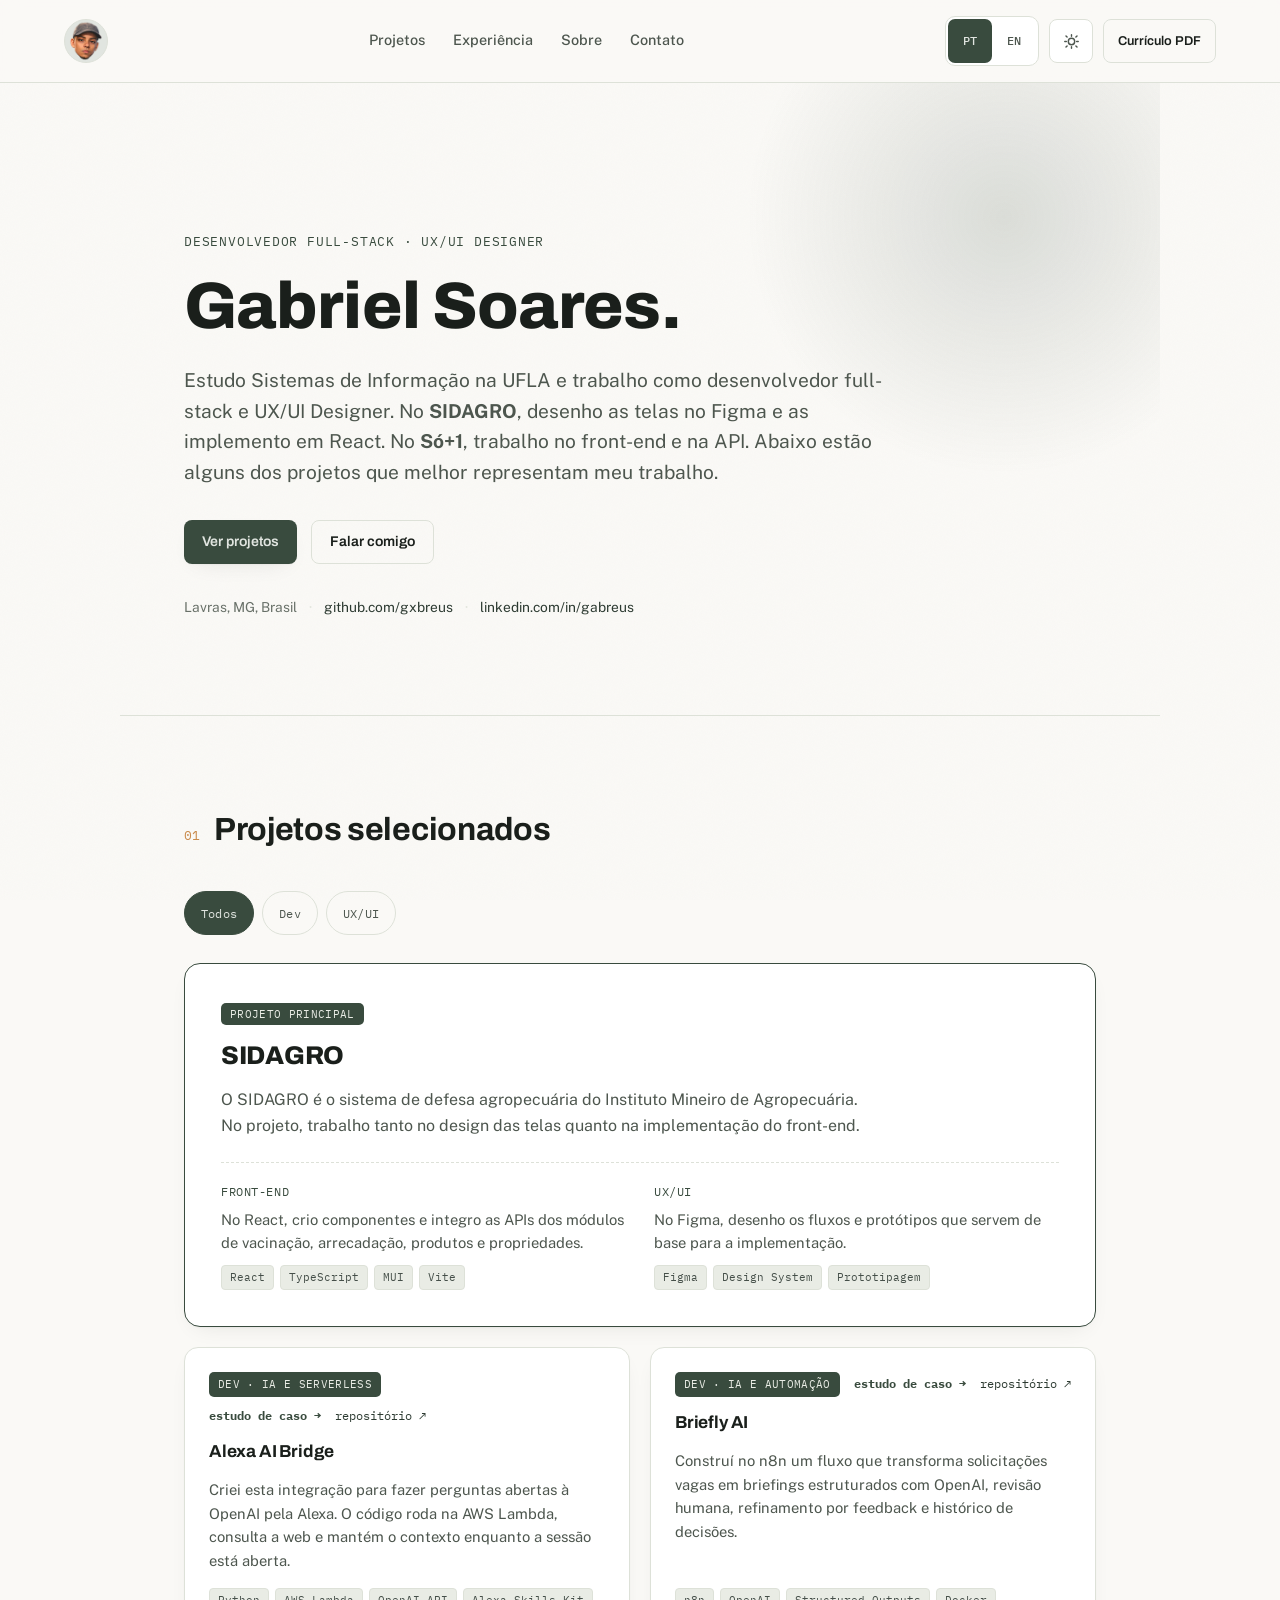
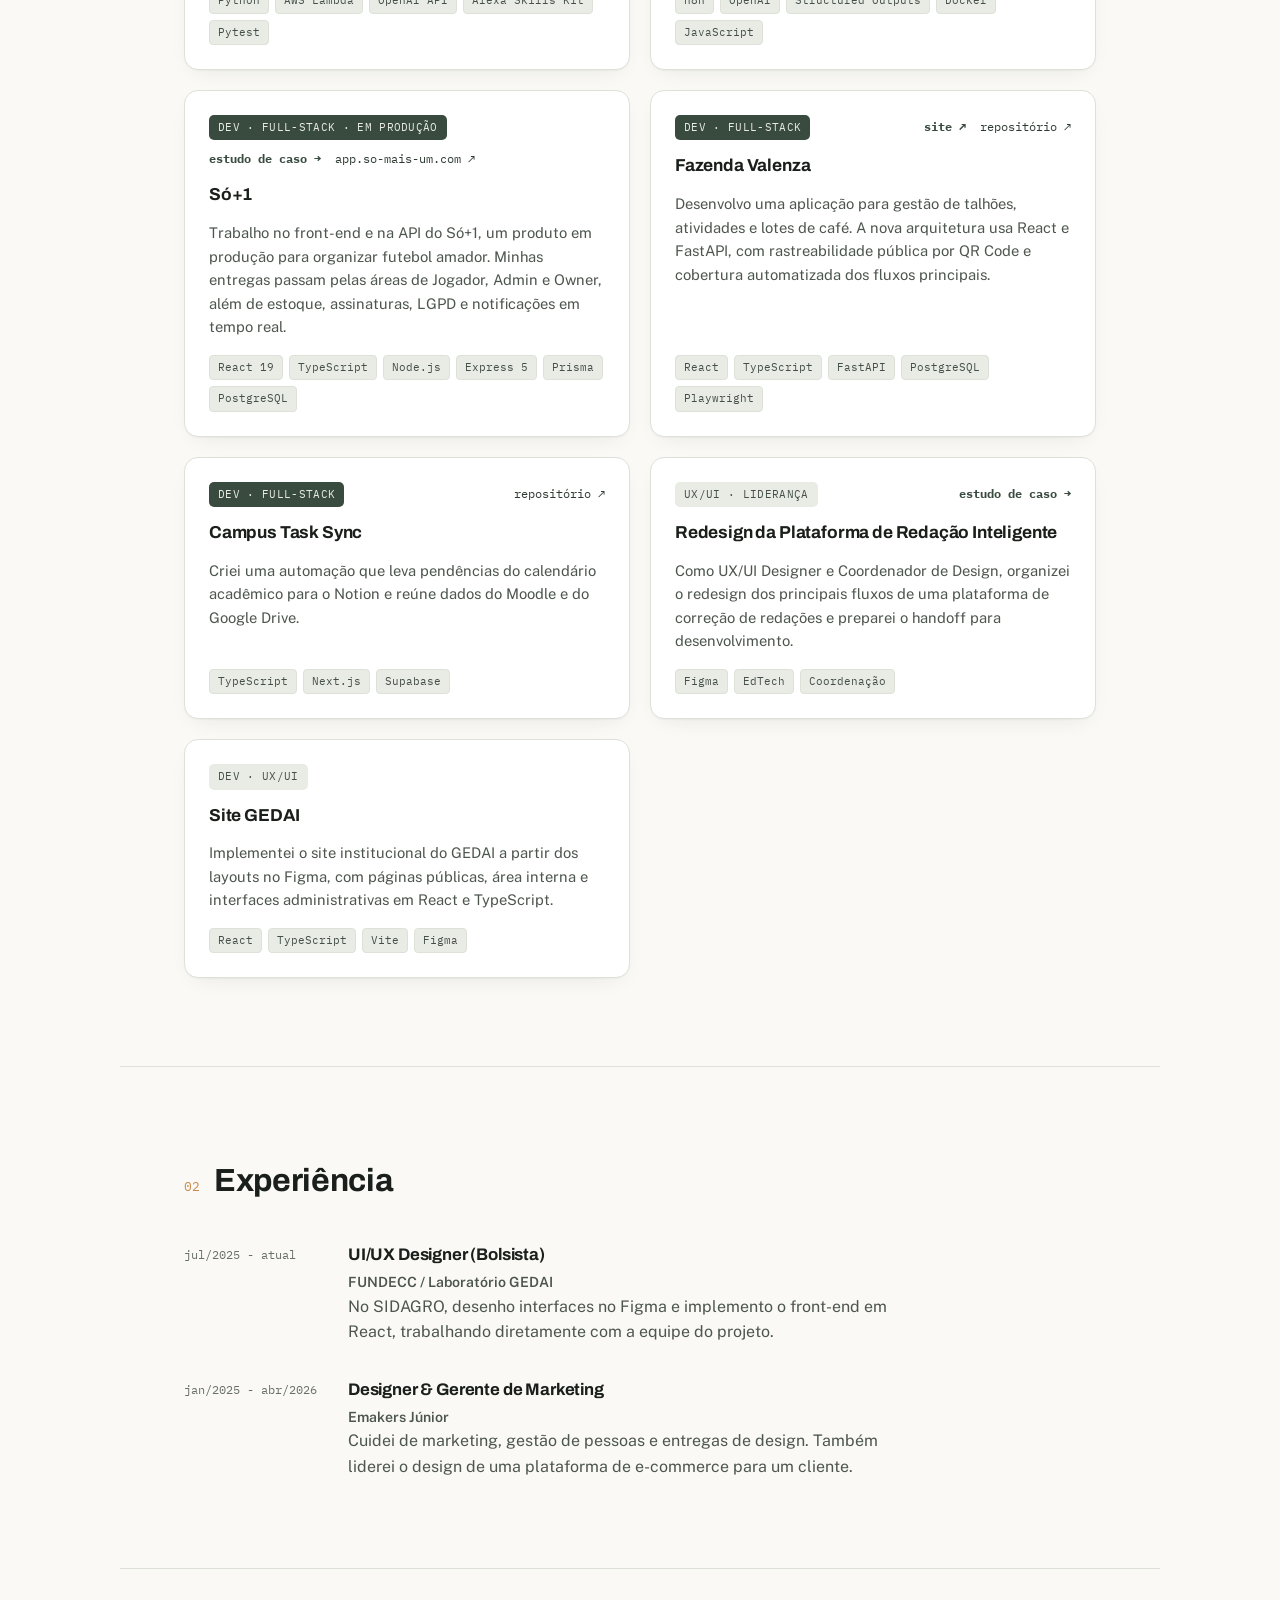
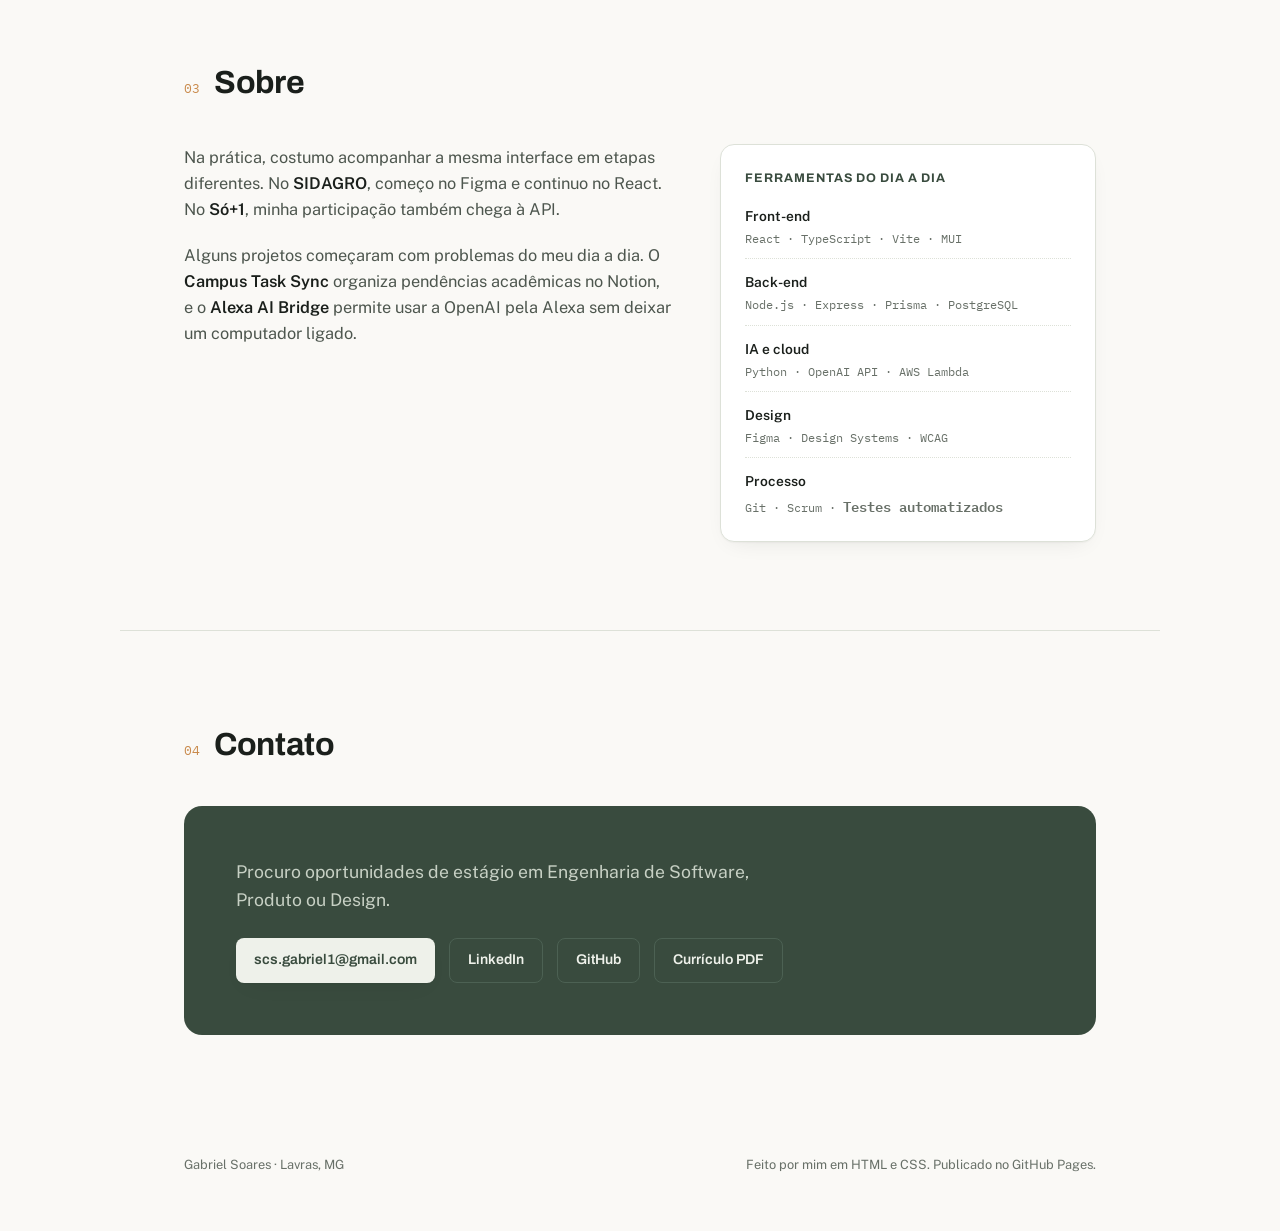
<file: index.html>
<!doctype html>
<html lang="pt-BR">
<head>
<meta charset="UTF-8">
<meta name="viewport" content="width=device-width, initial-scale=1.0">
<title>Gabriel Soares | Desenvolvedor Full-Stack e UX/UI Designer</title>
<meta name="description" content="Portfólio de Gabriel Soares, desenvolvedor full-stack e UX/UI Designer. Projetos em React, TypeScript, Node.js, Python e Figma.">
<link rel="canonical" href="https://gxbreus.github.io/">
<link rel="alternate" hreflang="pt-BR" href="https://gxbreus.github.io/">
<link rel="alternate" hreflang="en" href="https://gxbreus.github.io/?lang=en">
<link rel="alternate" hreflang="x-default" href="https://gxbreus.github.io/">
<link rel="icon" type="image/png" href="favicon.png">
<link rel="preconnect" href="https://fonts.googleapis.com">
<link rel="preconnect" href="https://fonts.gstatic.com" crossorigin>
<link rel="stylesheet" href="https://fonts.googleapis.com/css2?family=Archivo:wght@500;600;700;800&family=Public+Sans:wght@400;500;600&family=IBM+Plex+Mono:wght@400;500&display=swap">
<link rel="stylesheet" href="style.css">
<link rel="stylesheet" href="case-studies.css">
<script type="application/ld+json">
{
  "@context": "https://schema.org",
  "@type": "Person",
  "name": "Gabriel Soares",
  "url": "https://gxbreus.github.io/",
  "sameAs": [
    "https://github.com/gxbreus",
    "https://linkedin.com/in/gabreus"
  ],
  "jobTitle": ["Full-Stack Developer", "UX/UI Designer"],
  "knowsAbout": ["UX/UI Design", "Figma", "Design Systems", "React", "TypeScript", "Node.js", "Web Accessibility"]
}
</script>
<script>
  (function(){
    try{
      var savedTheme = localStorage.getItem("theme");
      var queryLanguage = new URLSearchParams(window.location.search).get("lang");
      var savedLanguage = localStorage.getItem("language");
      if (savedTheme === "light" || savedTheme === "dark"){
        document.documentElement.setAttribute("data-theme", savedTheme);
      }
      if (queryLanguage === "en" || savedLanguage === "en"){
        document.documentElement.lang = "en";
        document.documentElement.setAttribute("data-language", "en");
      }
    }catch(e){}
  })();
</script>
</head>
<body>

<a class="skip-link" href="#main" data-i18n="skipLink">Pular para o conteúdo</a>
<div class="noise" aria-hidden="true"></div>

<header class="site-header">
  <a class="brand" href="#top" aria-label="Gabriel Soares, início" data-i18n-aria="brandLabel"><img src="avatar-nav.png" alt="Gabriel Soares" width="36" height="36"></a>
  <nav class="nav" aria-label="Navegação principal" data-i18n-aria="navLabel">
    <a href="#projetos" data-i18n="navProjects">Projetos</a>
    <a href="#experiencia" data-i18n="navExperience">Experiência</a>
    <a href="#sobre" data-i18n="navAbout">Sobre</a>
    <a href="#contato" data-i18n="navContact">Contato</a>
  </nav>
  <div class="header-actions">
    <div class="language-switcher" role="group" aria-label="Selecionar idioma" data-i18n-aria="languageLabel">
      <button class="language-btn is-active" type="button" data-language-option="pt-BR" aria-pressed="true" aria-label="Português do Brasil">PT</button>
      <button class="language-btn" type="button" data-language-option="en" aria-pressed="false" aria-label="English">EN</button>
    </div>
    <button class="theme-toggle" id="themeToggle" type="button" aria-label="Alternar tema claro/escuro" data-i18n-aria="themeLabel">
      <svg class="icon-sun" aria-hidden="true" width="17" height="17" viewBox="0 0 24 24" fill="none" stroke="currentColor" stroke-width="2" stroke-linecap="round"><circle cx="12" cy="12" r="4.5"/><path d="M12 2.5v2.2M12 19.3v2.2M4.2 4.2l1.6 1.6M18.2 18.2l1.6 1.6M2.5 12h2.2M19.3 12h2.2M4.2 19.8l1.6-1.6M18.2 5.8l1.6-1.6"/></svg>
      <svg class="icon-moon" aria-hidden="true" width="17" height="17" viewBox="0 0 24 24" fill="none" stroke="currentColor" stroke-width="2" stroke-linecap="round" stroke-linejoin="round"><path d="M20 14.5A8.5 8.5 0 1 1 9.5 4a6.8 6.8 0 0 0 10.5 10.5Z"/></svg>
    </button>
    <a class="btn btn-ghost btn-sm resume-link" href="curriculo-gabriel-soares.pdf" target="_blank" rel="noopener" data-resume-link data-i18n="resumeLink">Currículo PDF</a>
  </div>
</header>

<main id="main">
  <div id="top" aria-hidden="true"></div>
  <section class="hero">
    <div class="hero-inner">
      <p class="kicker" data-i18n="heroKicker">Desenvolvedor Full-Stack · UX/UI Designer</p>
      <h1 class="hero-title" data-i18n-html="heroTitle">Gabriel Soares.</h1>
      <p class="hero-lead" data-i18n-html="heroLead">Estudo Sistemas de Informação na UFLA e trabalho como desenvolvedor full-stack e UX/UI Designer. No <strong>SIDAGRO</strong>, desenho as telas no Figma e as implemento em React. No <strong>Só+1</strong>, trabalho no front-end e na API. Abaixo estão alguns dos projetos que melhor representam meu trabalho.</p>
      <div class="hero-actions">
        <a class="btn btn-primary" href="#projetos" data-i18n="viewProjects">Ver projetos</a>
        <a class="btn btn-ghost" href="mailto:scs.gabriel1@gmail.com" data-i18n="contactMe">Falar comigo</a>
      </div>
      <div class="hero-meta">
        <span data-i18n="location">Lavras, MG, Brasil</span><span class="dot">·</span>
        <a href="https://github.com/gxbreus" target="_blank" rel="noopener">github.com/gxbreus</a><span class="dot">·</span>
        <a href="https://linkedin.com/in/gabreus" target="_blank" rel="noopener">linkedin.com/in/gabreus</a>
      </div>
    </div>
  </section>

  <section id="projetos" class="section reveal">
    <div class="section-head"><span class="section-num">01</span><h2 data-i18n="projectsTitle">Projetos selecionados</h2></div>
    <div class="filter-row" role="group" aria-label="Filtrar projetos" data-i18n-aria="filterLabel">
      <button class="filter-btn is-active" data-filter="all" type="button" aria-pressed="true" data-i18n="filterAll">Todos</button>
      <button class="filter-btn" data-filter="dev" type="button" aria-pressed="false">Dev</button>
      <button class="filter-btn" data-filter="ux" type="button" aria-pressed="false">UX/UI</button>
    </div>

    <article class="card-hero" data-track="dev ux">
      <div class="card-hero-top"><span class="pill pill-dev" data-i18n="mainProject">Projeto principal</span></div>
      <h3>SIDAGRO</h3>
      <p data-i18n="sidagroIntro">O SIDAGRO é o sistema de defesa agropecuária do Instituto Mineiro de Agropecuária. No projeto, trabalho tanto no design das telas quanto na implementação do front-end.</p>
      <div class="card-hero-split">
        <div>
          <span class="split-label">Front-end</span>
          <p data-i18n="sidagroDev">No React, crio componentes e integro as APIs dos módulos de vacinação, arrecadação, produtos e propriedades.</p>
          <div class="card-tags"><span>React</span><span>TypeScript</span><span>MUI</span><span>Vite</span></div>
        </div>
        <div>
          <span class="split-label">UX/UI</span>
          <p data-i18n="sidagroUx">No Figma, desenho os fluxos e protótipos que servem de base para a implementação.</p>
          <div class="card-tags"><span>Figma</span><span>Design System</span><span data-i18n="prototyping">Prototipagem</span></div>
        </div>
      </div>
    </article>

    <div class="projects-grid">
      <article class="card" data-track="dev">
        <div class="card-top"><span class="pill pill-dev" data-i18n="alexaPill">DEV · IA e Serverless</span><span class="card-links"><a class="card-link card-link-primary" href="case-studies.html#alexa" data-case-link="alexa" data-i18n="caseStudyLink">estudo de caso →</a><a class="card-link" href="https://github.com/gxbreus/alexa-ai-bridge" target="_blank" rel="noopener" data-i18n="repositoryLink">repositório ↗</a></span></div>
        <h3>Alexa AI Bridge</h3>
        <p data-i18n="alexaDescription">Criei esta integração para fazer perguntas abertas à OpenAI pela Alexa. O código roda na AWS Lambda, consulta a web e mantém o contexto enquanto a sessão está aberta.</p>
        <div class="card-tags"><span>Python</span><span>AWS Lambda</span><span>OpenAI API</span><span>Alexa Skills Kit</span><span>Pytest</span></div>
      </article>
      <article class="card" data-track="dev">
        <div class="card-top"><span class="pill pill-dev" data-i18n="brieflyPill">DEV · IA e Automação</span><span class="card-links"><a class="card-link card-link-primary" href="case-studies.html#briefly" data-case-link="briefly" data-i18n="caseStudyLink">estudo de caso →</a><a class="card-link" href="https://github.com/gxbreus/briefly-ai" target="_blank" rel="noopener" data-i18n="repositoryLink">repositório ↗</a></span></div>
        <h3>Briefly AI</h3>
        <p data-i18n="brieflyDescription">Construí no n8n um fluxo que transforma solicitações vagas em briefings estruturados com OpenAI, revisão humana, refinamento por feedback e histórico de decisões.</p>
        <div class="card-tags"><span>n8n</span><span>OpenAI</span><span>Structured Outputs</span><span>Docker</span><span>JavaScript</span></div>
      </article>
      <article class="card" data-track="dev">
        <div class="card-top"><span class="pill pill-dev" data-i18n="soMaisUmPill">DEV · Full-stack · Em produção</span><span class="card-links"><a class="card-link card-link-primary" href="case-studies.html#so-mais-um" data-case-link="so-mais-um" data-i18n="caseStudyLink">estudo de caso →</a><a class="card-link" href="https://app.so-mais-um.com" target="_blank" rel="noopener">app.so-mais-um.com ↗</a></span></div>
        <h3>Só+1</h3>
        <p data-i18n="soMaisUmDescription">Trabalho no front-end e na API do Só+1, um produto em produção para organizar futebol amador. Minhas entregas passam pelas áreas de Jogador, Admin e Owner, além de estoque, assinaturas, LGPD e notificações em tempo real.</p>
        <div class="card-tags"><span>React 19</span><span>TypeScript</span><span>Node.js</span><span>Express 5</span><span>Prisma</span><span>PostgreSQL</span></div>
      </article>
      <article class="card" data-track="dev">
        <div class="card-top"><span class="pill pill-dev">DEV · Full-stack</span><span class="card-links"><a class="card-link card-link-primary" href="https://fazendavalenza.com.br" target="_blank" rel="noopener" data-i18n="siteLink">site ↗</a><a class="card-link" href="https://github.com/gxbreus/fazenda-valenza" target="_blank" rel="noopener" data-i18n="repositoryLink">repositório ↗</a></span></div>
        <h3>Fazenda Valenza</h3>
        <p data-i18n="valenzaDescription">Desenvolvo uma aplicação para gestão de talhões, atividades e lotes de café. A nova arquitetura usa React e FastAPI, com rastreabilidade pública por QR Code e cobertura automatizada dos fluxos principais.</p>
        <div class="card-tags"><span>React</span><span>TypeScript</span><span>FastAPI</span><span>PostgreSQL</span><span>Playwright</span></div>
      </article>
      <article class="card" data-track="dev">
        <div class="card-top"><span class="pill pill-dev">DEV · Full-stack</span><a class="card-link" href="https://github.com/gxbreus/campus-task-sync" target="_blank" rel="noopener" data-i18n="repositoryLink">repositório ↗</a></div>
        <h3>Campus Task Sync</h3>
        <p data-i18n="campusDescription">Criei uma automação que leva pendências do calendário acadêmico para o Notion e reúne dados do Moodle e do Google Drive.</p>
        <div class="card-tags"><span>TypeScript</span><span>Next.js</span><span>Supabase</span></div>
      </article>
      <article class="card" data-track="ux">
        <div class="card-top"><span class="pill pill-ux" data-i18n="leadershipPill">UX/UI · Liderança</span><a class="card-link card-link-primary" href="case-studies.html#redacao" data-case-link="redacao" data-i18n="caseStudyLink">estudo de caso →</a></div>
        <h3 data-i18n="essayProjectTitle">Redesign da Plataforma de Redação Inteligente</h3>
        <p data-i18n="essayProjectDescription">Como UX/UI Designer e Coordenador de Design, organizei o redesign dos principais fluxos de uma plataforma de correção de redações e preparei o handoff para desenvolvimento.</p>
        <div class="card-tags"><span>Figma</span><span>EdTech</span><span data-i18n="leadershipTag">Coordenação</span></div>
      </article>
      <article class="card" data-track="dev ux">
        <div class="card-top"><span class="pill pill-ux">DEV · UX/UI</span></div>
        <h3 data-i18n="gedaiSiteTitle">Site GEDAI</h3>
        <p data-i18n="gedaiSiteDescription">Implementei o site institucional do GEDAI a partir dos layouts no Figma, com páginas públicas, área interna e interfaces administrativas em React e TypeScript.</p>
        <div class="card-tags"><span>React</span><span>TypeScript</span><span>Vite</span><span>Figma</span></div>
      </article>
    </div>
  </section>

  <section id="experiencia" class="section reveal">
    <div class="section-head"><span class="section-num">02</span><h2 data-i18n="experienceTitle">Experiência</h2></div>
    <ol class="timeline">
      <li class="timeline-item">
        <div class="timeline-date" data-i18n="gedaiDate">jul/2025 - atual</div>
        <div class="timeline-body"><h3 data-i18n="gedaiRole">UI/UX Designer (Bolsista)</h3><p class="timeline-org" data-i18n="gedaiOrg">FUNDECC / Laboratório GEDAI</p><p data-i18n="gedaiDescription">No SIDAGRO, desenho interfaces no Figma e implemento o front-end em React, trabalhando diretamente com a equipe do projeto.</p></div>
      </li>
      <li class="timeline-item">
        <div class="timeline-date" data-i18n="emakersDate">jan/2025 - abr/2026</div>
        <div class="timeline-body"><h3 data-i18n="emakersRole">Designer &amp; Gerente de Marketing</h3><p class="timeline-org">Emakers Júnior</p><p data-i18n="emakersDescription">Cuidei de marketing, gestão de pessoas e entregas de design. Também liderei o design de uma plataforma de e-commerce para um cliente.</p></div>
      </li>
    </ol>
  </section>

  <section id="sobre" class="section reveal">
    <div class="section-head"><span class="section-num">03</span><h2 data-i18n="aboutTitle">Sobre</h2></div>
    <div class="about-grid">
      <div>
        <p class="about-text" data-i18n-html="aboutOne">Na prática, costumo acompanhar a mesma interface em etapas diferentes. No <strong>SIDAGRO</strong>, começo no Figma e continuo no React. No <strong>Só+1</strong>, minha participação também chega à API.</p>
        <p class="about-text" data-i18n-html="aboutTwo">Alguns projetos começaram com problemas do meu dia a dia. O <strong>Campus Task Sync</strong> organiza pendências acadêmicas no Notion, e o <strong>Alexa AI Bridge</strong> permite usar a OpenAI pela Alexa sem deixar um computador ligado.</p>
      </div>
      <div class="about-stack">
        <h3 data-i18n="toolsTitle">Ferramentas do dia a dia</h3>
        <ul class="stack-list">
          <li><span>Front-end</span><em>React · TypeScript · Vite · MUI</em></li>
          <li><span>Back-end</span><em>Node.js · Express · Prisma · PostgreSQL</em></li>
          <li><span data-i18n="aiCloud">IA e cloud</span><em>Python · OpenAI API · AWS Lambda</em></li>
          <li><span>Design</span><em>Figma · Design Systems · WCAG</em></li>
          <li><span data-i18n="process">Processo</span><em>Git · Scrum · <span data-i18n="automatedTests">Testes automatizados</span></em></li>
        </ul>
      </div>
    </div>
  </section>

  <section id="contato" class="section reveal contact">
    <div class="section-head"><span class="section-num">04</span><h2 data-i18n="contactTitle">Contato</h2></div>
    <div class="contact-card">
      <p data-i18n="availability">Procuro oportunidades de estágio em Engenharia de Software, Produto ou Design.</p>
      <div class="contact-links">
        <a class="btn btn-primary" href="mailto:scs.gabriel1@gmail.com">scs.gabriel1@gmail.com</a>
        <a class="btn btn-ghost" href="https://linkedin.com/in/gabreus" target="_blank" rel="noopener">LinkedIn</a>
        <a class="btn btn-ghost" href="https://github.com/gxbreus" target="_blank" rel="noopener">GitHub</a>
        <a class="btn btn-ghost" href="curriculo-gabriel-soares.pdf" target="_blank" rel="noopener" data-resume-link data-i18n="resumeLink">Currículo PDF</a>
      </div>
    </div>
  </section>
</main>

<footer class="site-footer"><span data-i18n="footerLocation">Gabriel Soares · Lavras, MG</span><span data-i18n="footerMade">Feito por mim em HTML e CSS. Publicado no GitHub Pages.</span></footer>
<p class="sr-only" id="languageStatus" role="status" aria-live="polite"></p>
<script src="script.js"></script>
</body>
</html>
</file>
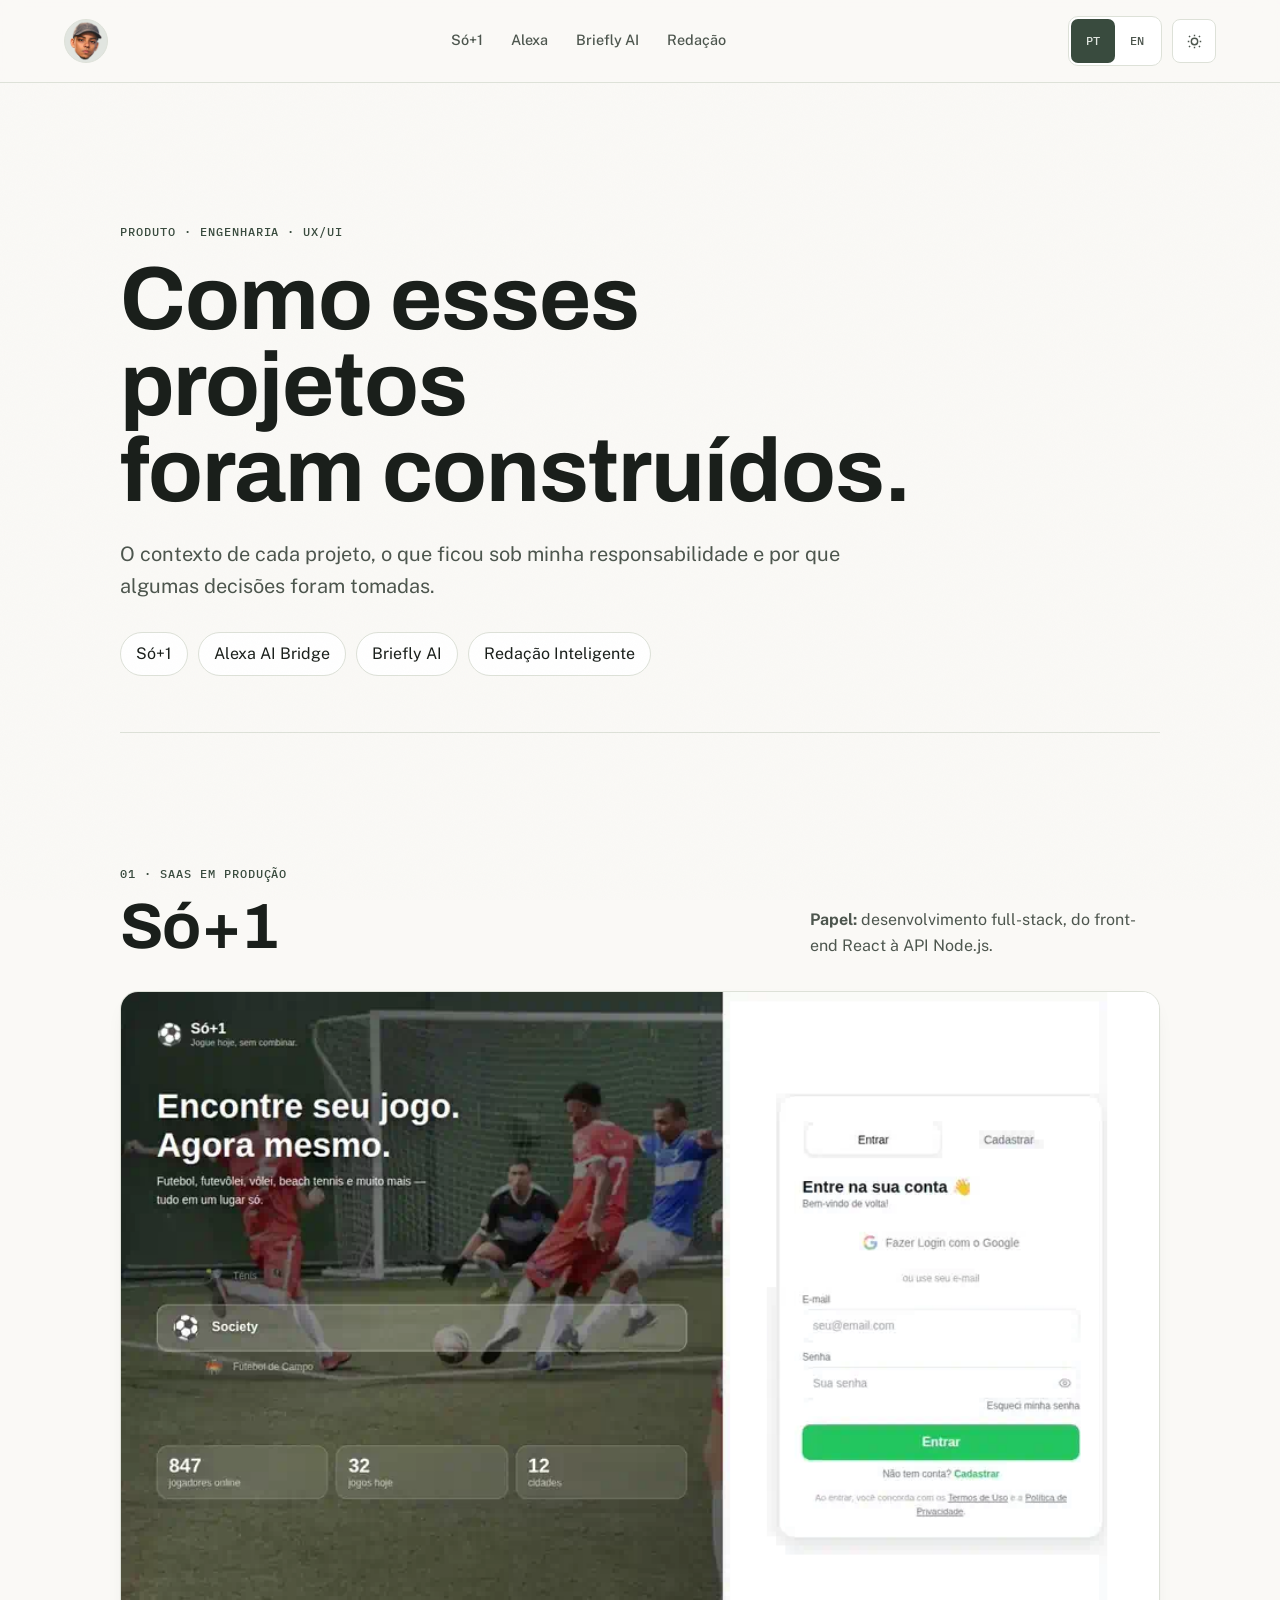
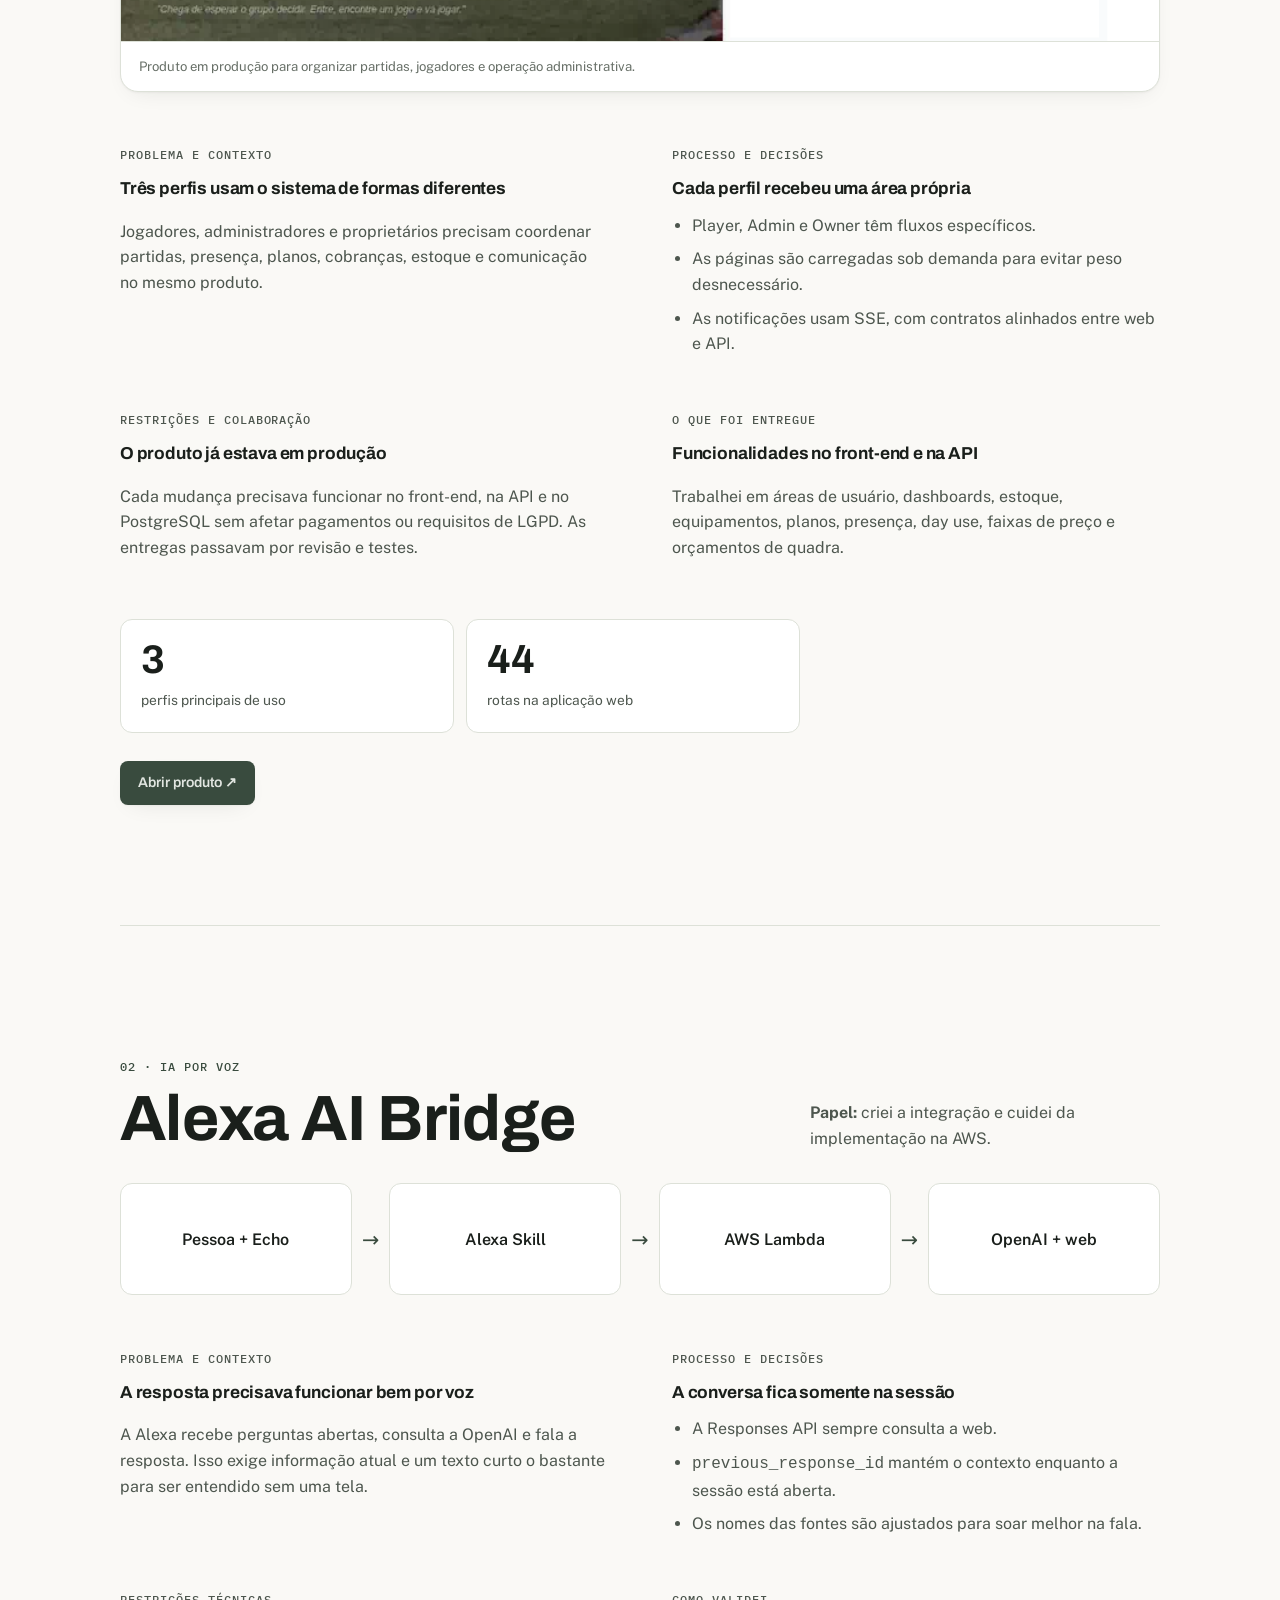
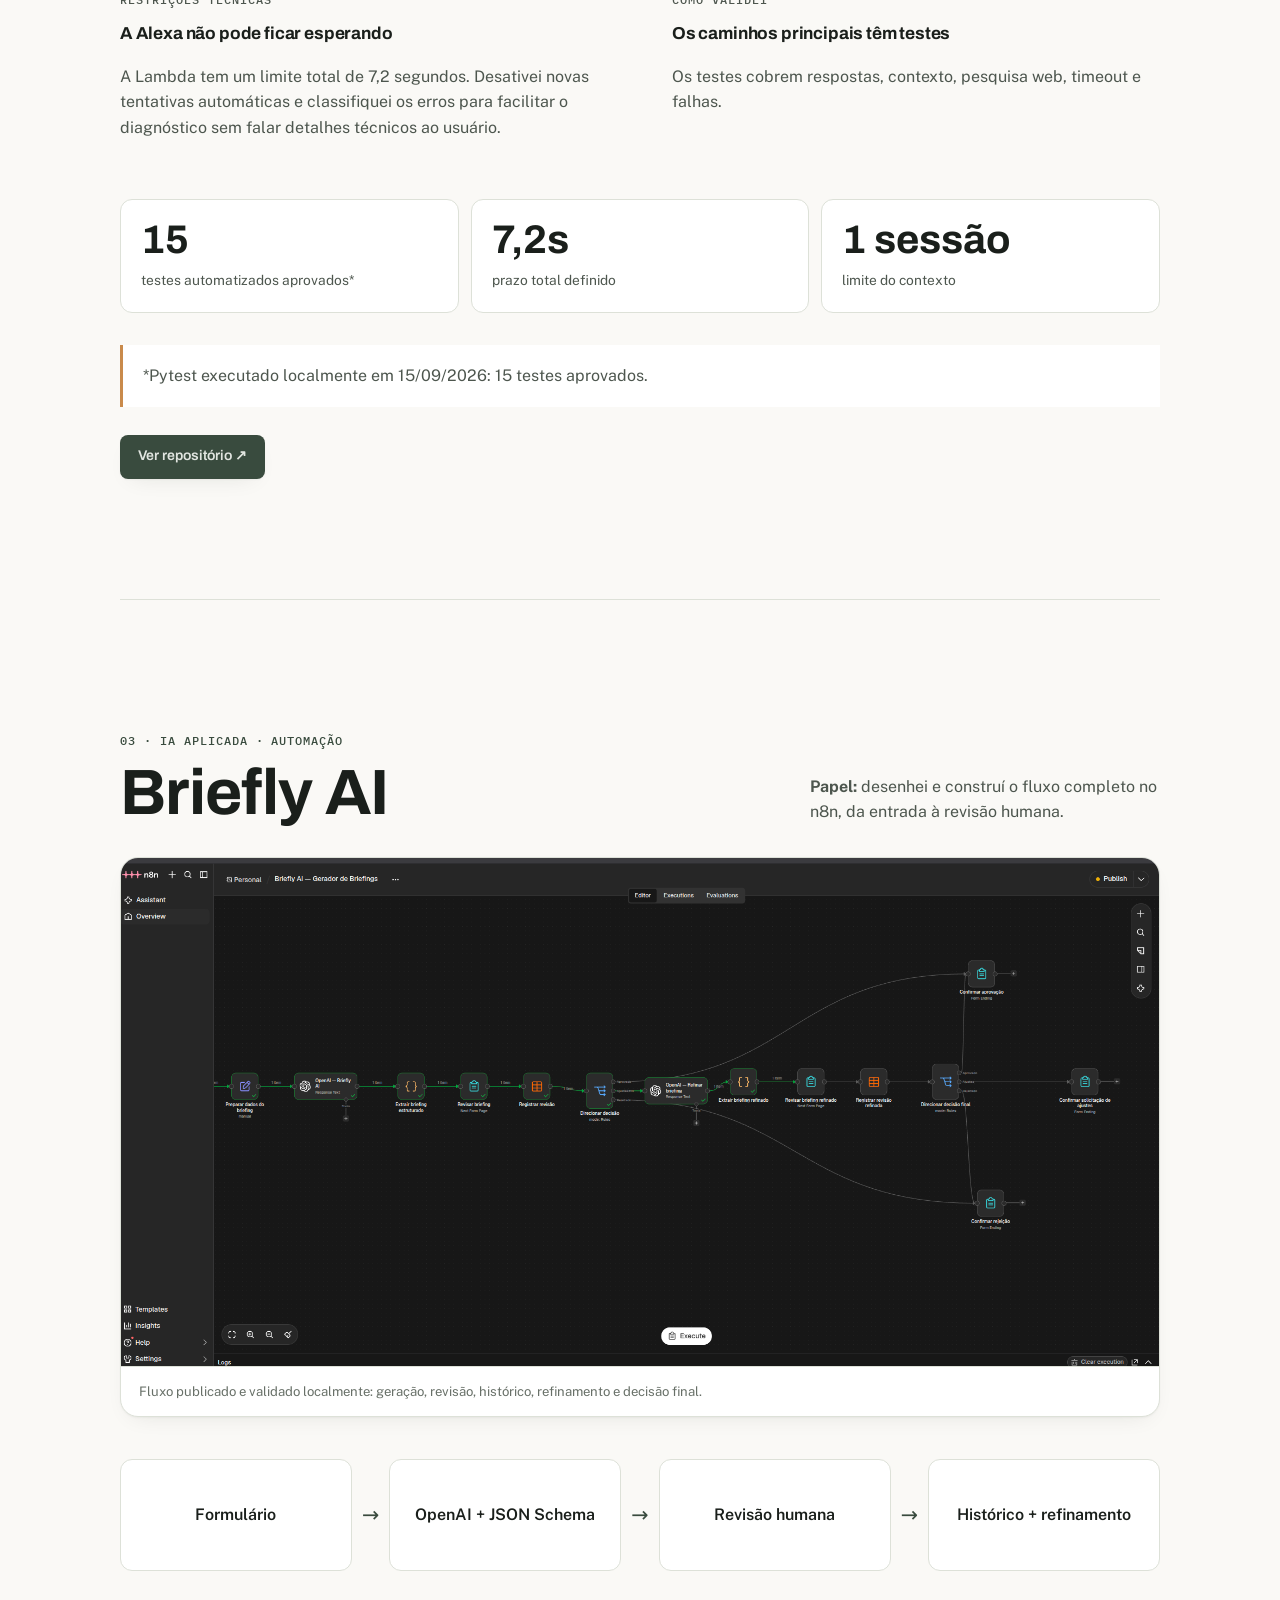
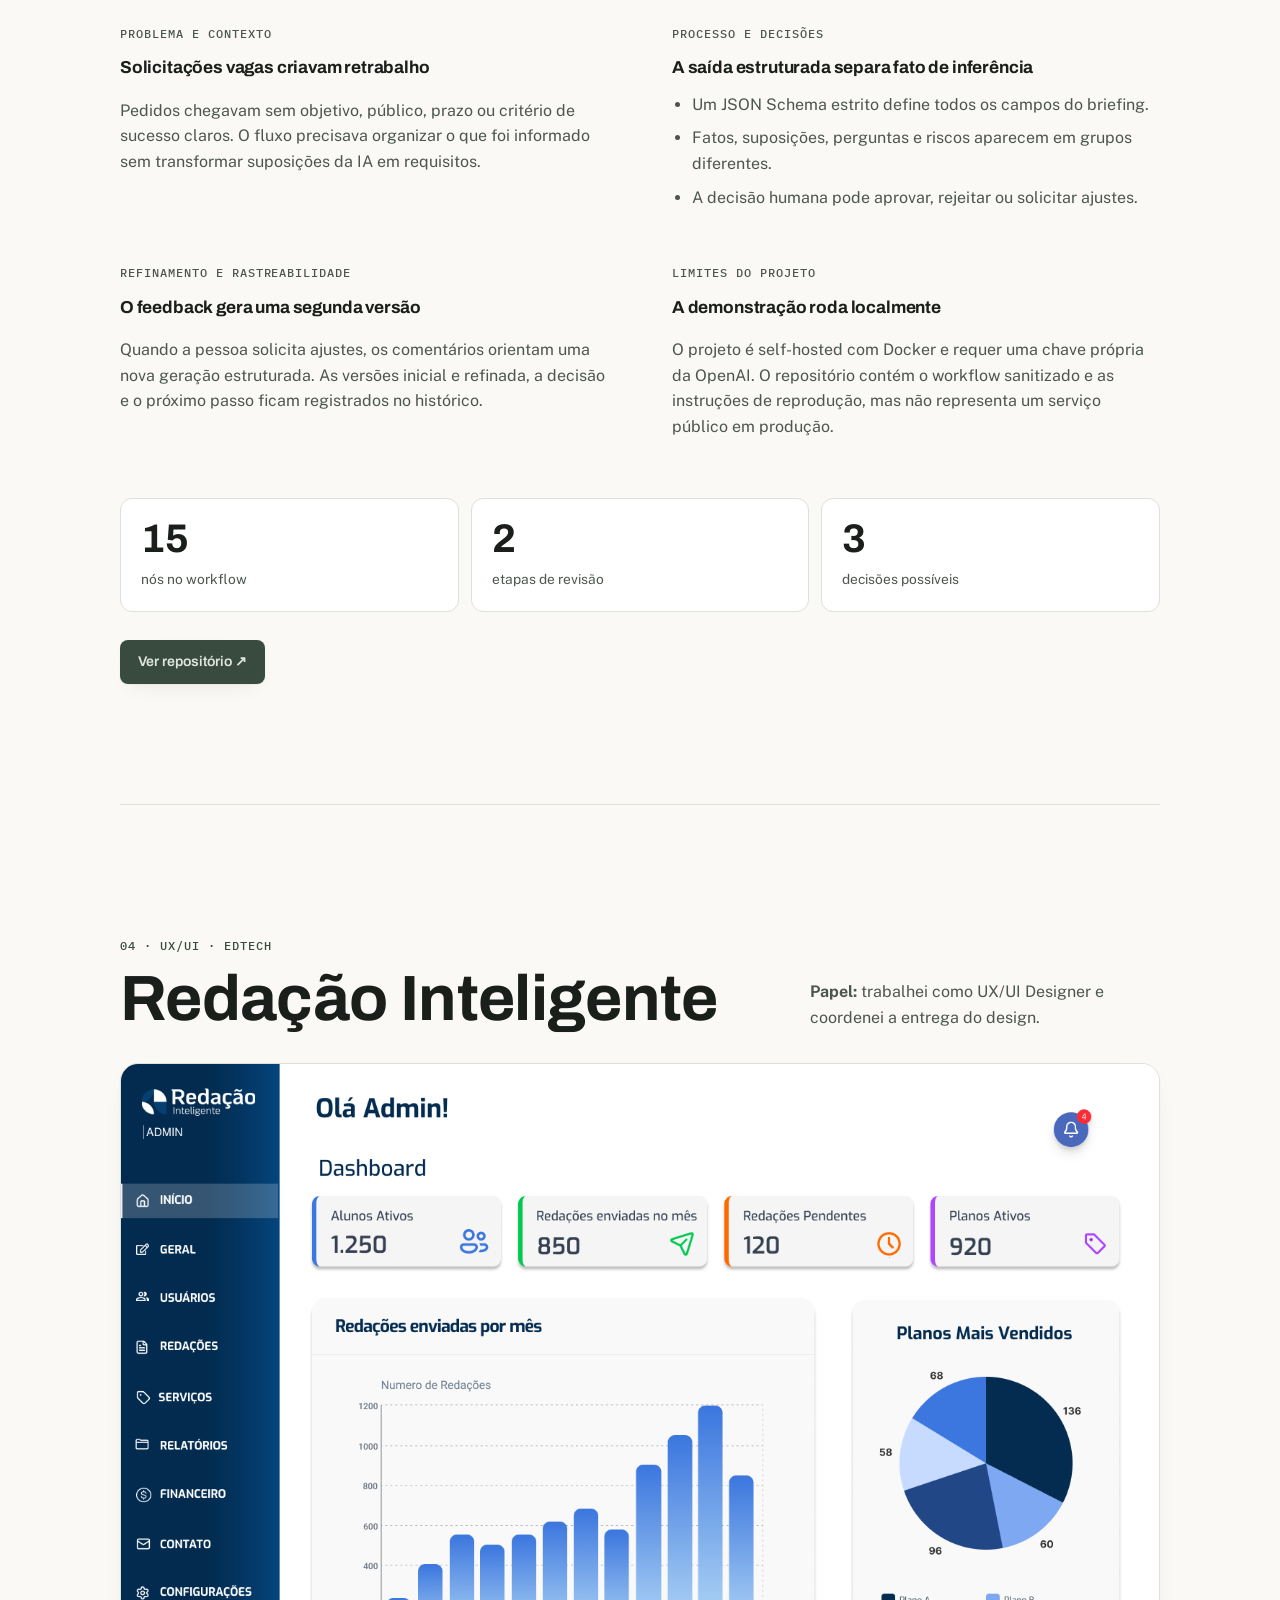
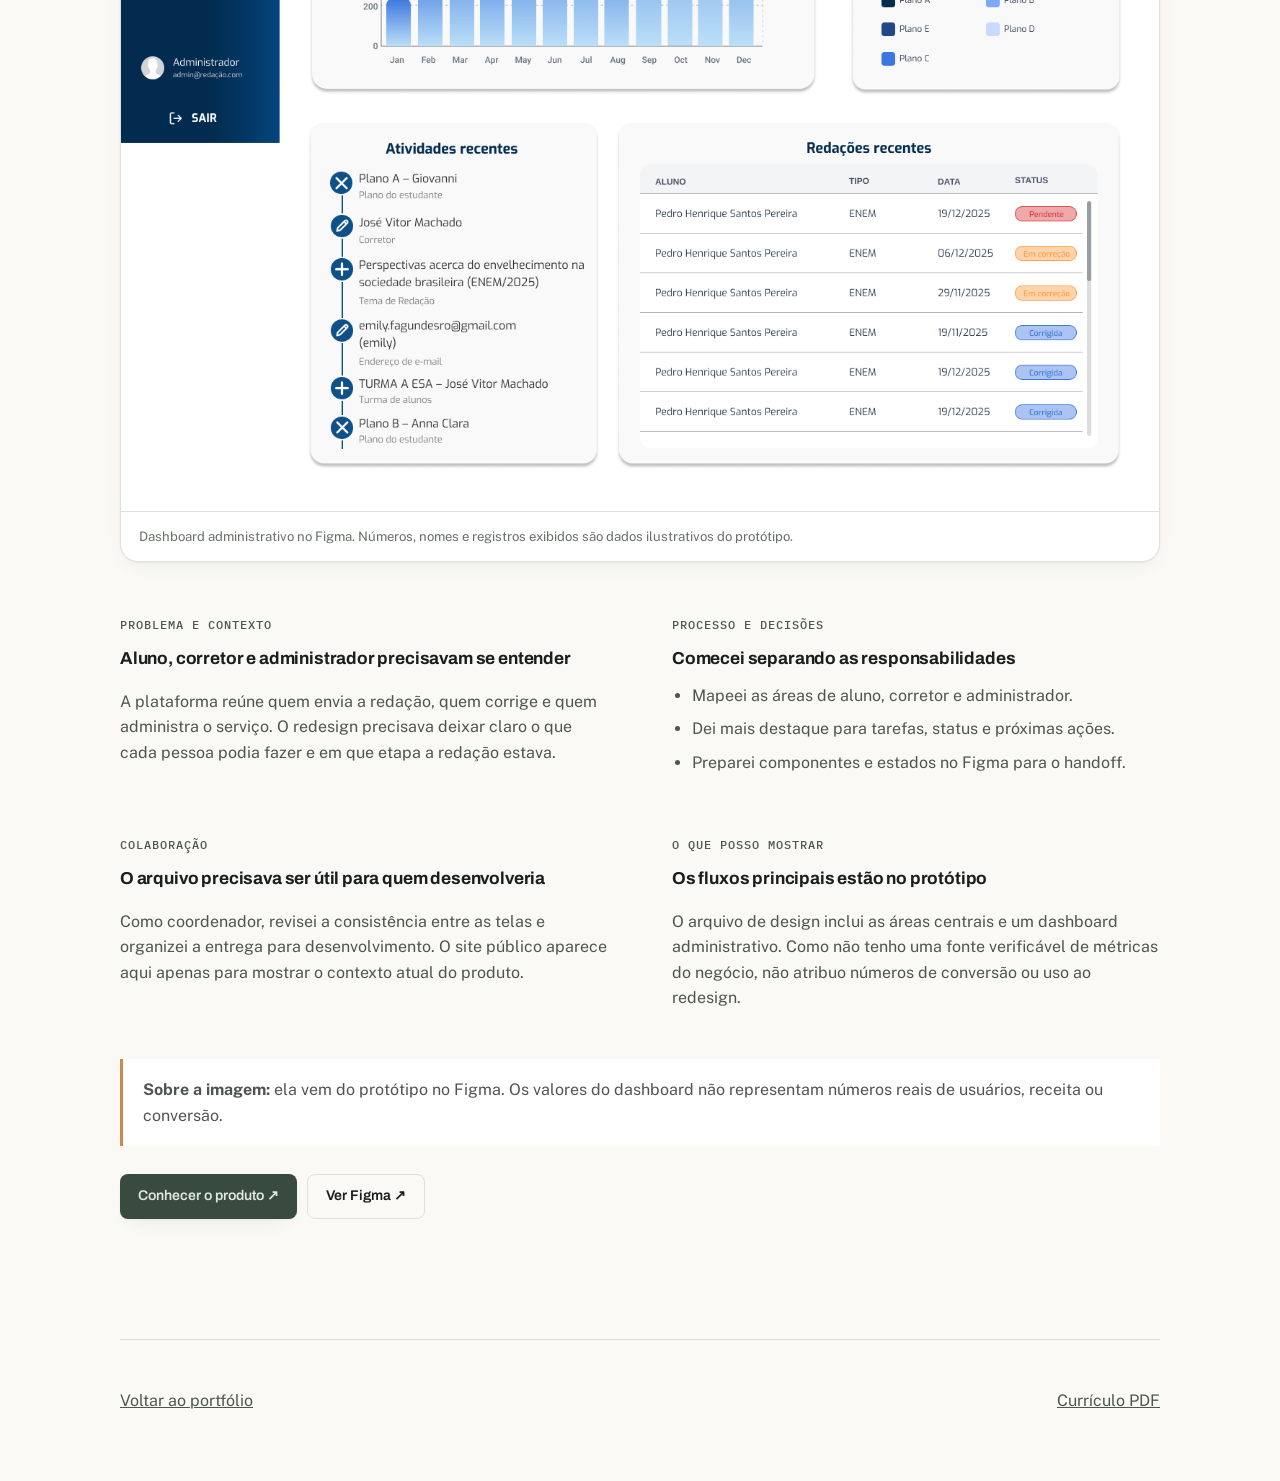
<file: case-studies.html>
<!doctype html>
<html lang="pt-BR">
<head>
<meta charset="UTF-8"><meta name="viewport" content="width=device-width,initial-scale=1">
<title>Estudos de caso | Gabriel Soares</title>
<meta name="description" content="Como Gabriel Soares trabalhou em projetos de desenvolvimento full-stack, IA aplicada, automação e UX/UI.">
<link rel="icon" type="image/png" href="favicon.png"><link rel="preconnect" href="https://fonts.googleapis.com"><link rel="preconnect" href="https://fonts.gstatic.com" crossorigin>
<link rel="stylesheet" href="https://fonts.googleapis.com/css2?family=Archivo:wght@500;600;700;800&family=Public+Sans:wght@400;500;600&family=IBM+Plex+Mono:wght@400;500&display=swap"><link rel="stylesheet" href="style.css"><link rel="stylesheet" href="case-studies.css">
<script>(function(){try{var t=localStorage.getItem("theme");if(t==="light"||t==="dark")document.documentElement.setAttribute("data-theme",t);}catch(e){}})();</script>
</head>
<body>
<a class="skip-link" href="#main">Pular para o conteúdo</a><div class="noise" aria-hidden="true"></div>
<header class="site-header"><a class="brand" href="./" aria-label="Gabriel Soares, início"><img src="avatar-nav.png" alt="Gabriel Soares" width="36" height="36"></a>
  <nav class="nav" aria-label="Estudos de caso"><a href="#so-mais-um">Só+1</a><a href="#alexa">Alexa</a><a href="#briefly">Briefly AI</a><a href="#redacao">Redação</a></nav>
  <div class="header-actions"><div class="language-switcher" role="group" aria-label="Selecionar idioma"><button class="language-btn is-active" type="button" data-language-option="pt-BR" aria-pressed="true">PT</button><button class="language-btn" type="button" data-language-option="en" aria-pressed="false">EN</button></div><button class="theme-toggle" id="themeToggle" type="button" aria-label="Alternar tema claro/escuro"><svg class="icon-sun" aria-hidden="true" width="17" height="17" viewBox="0 0 24 24" fill="none" stroke="currentColor" stroke-width="2"><circle cx="12" cy="12" r="4.5"/><path d="M12 2.5v2.2M12 19.3v2.2M4.2 4.2l1.6 1.6M18.2 18.2l1.6 1.6M2.5 12h2.2M19.3 12h2.2M4.2 19.8l1.6-1.6M18.2 5.8l1.6-1.6"/></svg><svg class="icon-moon" aria-hidden="true" width="17" height="17" viewBox="0 0 24 24" fill="none" stroke="currentColor" stroke-width="2"><path d="M20 14.5A8.5 8.5 0 1 1 9.5 4a6.8 6.8 0 0 0 10.5 10.5Z"/></svg></button></div>
</header>
<main id="main">
<section class="case-hero"><div data-lang-block="pt-BR"><p class="case-eyebrow">Produto · Engenharia · UX/UI</p><h1>Como esses projetos<br>foram construídos.</h1><p>O contexto de cada projeto, o que ficou sob minha responsabilidade e por que algumas decisões foram tomadas.</p><nav class="case-jumps" aria-label="Ir para um estudo"><a href="#so-mais-um">Só+1</a><a href="#alexa">Alexa AI Bridge</a><a href="#briefly">Briefly AI</a><a href="#redacao">Redação Inteligente</a></nav></div><div data-lang-block="en" hidden><p class="case-eyebrow">Product · Engineering · UX/UI</p><h1>How these projects<br>were built.</h1><p>The context behind each project, what I was responsible for, and why certain decisions were made.</p><nav class="case-jumps" aria-label="Jump to a case study"><a href="#so-mais-um">Só+1</a><a href="#alexa">Alexa AI Bridge</a><a href="#briefly">Briefly AI</a><a href="#redacao">Redação Inteligente</a></nav></div></section>

<section id="so-mais-um" class="case-study">
<div data-lang-block="pt-BR"><div class="case-heading"><div><p class="case-label">01 · SaaS em produção</p><h2>Só+1</h2></div><p class="case-role"><strong>Papel:</strong> desenvolvimento full-stack, do front-end React à API Node.js.</p></div><figure class="case-cover"><img src="assets/cases/so-mais-um-app.webp" alt="Interface do aplicativo Só+1" width="900" height="563"><figcaption>Produto em produção para organizar partidas, jogadores e operação administrativa.</figcaption></figure><div class="case-grid"><div class="case-copy"><p class="case-label">Problema e contexto</p><h3>Três perfis usam o sistema de formas diferentes</h3><p>Jogadores, administradores e proprietários precisam coordenar partidas, presença, planos, cobranças, estoque e comunicação no mesmo produto.</p></div><div class="case-copy"><p class="case-label">Processo e decisões</p><h3>Cada perfil recebeu uma área própria</h3><ul><li>Player, Admin e Owner têm fluxos específicos.</li><li>As páginas são carregadas sob demanda para evitar peso desnecessário.</li><li>As notificações usam SSE, com contratos alinhados entre web e API.</li></ul></div><div class="case-copy"><p class="case-label">Restrições e colaboração</p><h3>O produto já estava em produção</h3><p>Cada mudança precisava funcionar no front-end, na API e no PostgreSQL sem afetar pagamentos ou requisitos de LGPD. As entregas passavam por revisão e testes.</p></div><div class="case-copy"><p class="case-label">O que foi entregue</p><h3>Funcionalidades no front-end e na API</h3><p>Trabalhei em áreas de usuário, dashboards, estoque, equipamentos, planos, presença, day use, faixas de preço e orçamentos de quadra.</p></div></div><ul class="facts facts-two"><li><strong>3</strong><span>perfis principais de uso</span></li><li><strong>44</strong><span>rotas na aplicação web</span></li></ul><div class="case-actions"><a class="btn btn-primary" href="https://app.so-mais-um.com" target="_blank" rel="noopener">Abrir produto ↗</a></div></div>
<div data-lang-block="en" hidden><div class="case-heading"><div><p class="case-label">01 · Live SaaS</p><h2>Só+1</h2></div><p class="case-role"><strong>Role:</strong> full-stack development, from the React front-end to the Node.js API.</p></div><figure class="case-cover"><img src="assets/cases/so-mais-um-app.webp" alt="Só+1 application interface" width="900" height="563"><figcaption>A live product for managing matches, players, and administrative operations.</figcaption></figure><div class="case-grid"><div class="case-copy"><p class="case-label">Problem and context</p><h3>Three roles use the system differently</h3><p>Players, administrators, and owners need to coordinate matches, attendance, plans, payments, inventory, and communication in the same product.</p></div><div class="case-copy"><p class="case-label">Process and decisions</p><h3>Each role received its own area</h3><ul><li>Player, Admin, and Owner have specific workflows.</li><li>Pages load on demand to avoid unnecessary weight.</li><li>Notifications use SSE, with coordinated contracts between the web app and API.</li></ul></div><div class="case-copy"><p class="case-label">Constraints and collaboration</p><h3>The product was already live</h3><p>Each change had to work across the front-end, API, and PostgreSQL without affecting payments or privacy requirements. Deliveries went through review and testing.</p></div><div class="case-copy"><p class="case-label">What I delivered</p><h3>Features across the front-end and API</h3><p>I worked on user areas, dashboards, inventory, equipment, plans, attendance, day use, price bands, and court quotes.</p></div></div><ul class="facts facts-two"><li><strong>3</strong><span>core user roles</span></li><li><strong>44</strong><span>routes in the web app</span></li></ul><div class="case-actions"><a class="btn btn-primary" href="https://app.so-mais-um.com" target="_blank" rel="noopener">Open product ↗</a></div></div>
</section>

<section id="alexa" class="case-study">
<div data-lang-block="pt-BR"><div class="case-heading"><div><p class="case-label">02 · IA por voz</p><h2>Alexa AI Bridge</h2></div><p class="case-role"><strong>Papel:</strong> criei a integração e cuidei da implementação na AWS.</p></div><div class="architecture" aria-label="Arquitetura do Alexa AI Bridge"><div>Pessoa + Echo</div><span>→</span><div>Alexa Skill</div><span>→</span><div>AWS Lambda</div><span>→</span><div>OpenAI + web</div></div><div class="case-grid"><div class="case-copy"><p class="case-label">Problema e contexto</p><h3>A resposta precisava funcionar bem por voz</h3><p>A Alexa recebe perguntas abertas, consulta a OpenAI e fala a resposta. Isso exige informação atual e um texto curto o bastante para ser entendido sem uma tela.</p></div><div class="case-copy"><p class="case-label">Processo e decisões</p><h3>A conversa fica somente na sessão</h3><ul><li>A Responses API sempre consulta a web.</li><li><code>previous_response_id</code> mantém o contexto enquanto a sessão está aberta.</li><li>Os nomes das fontes são ajustados para soar melhor na fala.</li></ul></div><div class="case-copy"><p class="case-label">Restrições técnicas</p><h3>A Alexa não pode ficar esperando</h3><p>A Lambda tem um limite total de 7,2 segundos. Desativei novas tentativas automáticas e classifiquei os erros para facilitar o diagnóstico sem falar detalhes técnicos ao usuário.</p></div><div class="case-copy"><p class="case-label">Como validei</p><h3>Os caminhos principais têm testes</h3><p>Os testes cobrem respostas, contexto, pesquisa web, timeout e falhas.</p></div></div><ul class="facts"><li><strong>15</strong><span>testes automatizados aprovados*</span></li><li><strong>7,2s</strong><span>prazo total definido</span></li><li><strong>1 sessão</strong><span>limite do contexto</span></li></ul><p class="evidence-note">*Pytest executado localmente em 15/09/2026: 15 testes aprovados.</p><div class="case-actions"><a class="btn btn-primary" href="https://github.com/gxbreus/alexa-ai-bridge" target="_blank" rel="noopener">Ver repositório ↗</a></div></div>
<div data-lang-block="en" hidden><div class="case-heading"><div><p class="case-label">02 · Voice AI</p><h2>Alexa AI Bridge</h2></div><p class="case-role"><strong>Role:</strong> I built the integration and handled its AWS implementation.</p></div><div class="architecture" aria-label="Alexa AI Bridge architecture"><div>Person + Echo</div><span>→</span><div>Alexa Skill</div><span>→</span><div>AWS Lambda</div><span>→</span><div>OpenAI + web</div></div><div class="case-grid"><div class="case-copy"><p class="case-label">Problem and context</p><h3>The answer had to work well by voice</h3><p>Alexa receives open-ended questions, checks with OpenAI, and speaks the answer. That requires current information and text short enough to understand without a screen.</p></div><div class="case-copy"><p class="case-label">Process and decisions</p><h3>The conversation stays within the session</h3><ul><li>The Responses API always searches the web.</li><li><code>previous_response_id</code> keeps context while the session is open.</li><li>Source names are adjusted to sound better when spoken.</li></ul></div><div class="case-copy"><p class="case-label">Technical constraints</p><h3>Alexa cannot keep the user waiting</h3><p>The Lambda has a 7.2-second overall deadline. I disabled automatic retries and classified errors so failures are easier to diagnose without reading technical details to the user.</p></div><div class="case-copy"><p class="case-label">How I validated it</p><h3>The main paths have automated tests</h3><p>Tests cover responses, context, web search, timeouts, and failure paths.</p></div></div><ul class="facts"><li><strong>15</strong><span>automated tests passing*</span></li><li><strong>7.2s</strong><span>total deadline</span></li><li><strong>1 session</strong><span>context boundary</span></li></ul><p class="evidence-note">*Pytest run locally on September 15, 2026: 15 tests passed.</p><div class="case-actions"><a class="btn btn-primary" href="https://github.com/gxbreus/alexa-ai-bridge" target="_blank" rel="noopener">View repository ↗</a></div></div>
</section>

<section id="briefly" class="case-study">
<div data-lang-block="pt-BR"><div class="case-heading"><div><p class="case-label">03 · IA aplicada · Automação</p><h2>Briefly AI</h2></div><p class="case-role"><strong>Papel:</strong> desenhei e construí o fluxo completo no n8n, da entrada à revisão humana.</p></div><figure class="case-cover case-cover-workflow"><img src="assets/cases/briefly-ai-workflow.png" alt="Workflow completo do Briefly AI no n8n" width="1911" height="973"><figcaption>Fluxo publicado e validado localmente: geração, revisão, histórico, refinamento e decisão final.</figcaption></figure><div class="architecture" aria-label="Arquitetura do Briefly AI"><div>Formulário</div><span>→</span><div>OpenAI + JSON Schema</div><span>→</span><div>Revisão humana</div><span>→</span><div>Histórico + refinamento</div></div><div class="case-grid"><div class="case-copy"><p class="case-label">Problema e contexto</p><h3>Solicitações vagas criavam retrabalho</h3><p>Pedidos chegavam sem objetivo, público, prazo ou critério de sucesso claros. O fluxo precisava organizar o que foi informado sem transformar suposições da IA em requisitos.</p></div><div class="case-copy"><p class="case-label">Processo e decisões</p><h3>A saída estruturada separa fato de inferência</h3><ul><li>Um JSON Schema estrito define todos os campos do briefing.</li><li>Fatos, suposições, perguntas e riscos aparecem em grupos diferentes.</li><li>A decisão humana pode aprovar, rejeitar ou solicitar ajustes.</li></ul></div><div class="case-copy"><p class="case-label">Refinamento e rastreabilidade</p><h3>O feedback gera uma segunda versão</h3><p>Quando a pessoa solicita ajustes, os comentários orientam uma nova geração estruturada. As versões inicial e refinada, a decisão e o próximo passo ficam registrados no histórico.</p></div><div class="case-copy"><p class="case-label">Limites do projeto</p><h3>A demonstração roda localmente</h3><p>O projeto é self-hosted com Docker e requer uma chave própria da OpenAI. O repositório contém o workflow sanitizado e as instruções de reprodução, mas não representa um serviço público em produção.</p></div></div><ul class="facts"><li><strong>15</strong><span>nós no workflow</span></li><li><strong>2</strong><span>etapas de revisão</span></li><li><strong>3</strong><span>decisões possíveis</span></li></ul><div class="case-actions"><a class="btn btn-primary" href="https://github.com/gxbreus/briefly-ai" target="_blank" rel="noopener">Ver repositório ↗</a></div></div>
<div data-lang-block="en" hidden><div class="case-heading"><div><p class="case-label">03 · Applied AI · Automation</p><h2>Briefly AI</h2></div><p class="case-role"><strong>Role:</strong> I designed and built the full n8n workflow, from intake to human review.</p></div><figure class="case-cover case-cover-workflow"><img src="assets/cases/briefly-ai-workflow.png" alt="Complete Briefly AI workflow in n8n" width="1911" height="973"><figcaption>Workflow published and validated locally: generation, review, history, refinement, and final decision.</figcaption></figure><div class="architecture" aria-label="Briefly AI architecture"><div>Form</div><span>→</span><div>OpenAI + JSON Schema</div><span>→</span><div>Human review</div><span>→</span><div>History + refinement</div></div><div class="case-grid"><div class="case-copy"><p class="case-label">Problem and context</p><h3>Vague requests created rework</h3><p>Requests arrived without a clear objective, audience, deadline, or success criteria. The workflow had to organize supplied information without turning AI assumptions into requirements.</p></div><div class="case-copy"><p class="case-label">Process and decisions</p><h3>Structured output separates facts from inference</h3><ul><li>A strict JSON Schema defines every field in the brief.</li><li>Facts, assumptions, pending questions, and risks remain separate.</li><li>The human decision can approve, reject, or request changes.</li></ul></div><div class="case-copy"><p class="case-label">Refinement and traceability</p><h3>Feedback produces a second version</h3><p>When changes are requested, reviewer comments guide a new structured generation. The initial and refined versions, the decision, and the next step are recorded in the history.</p></div><div class="case-copy"><p class="case-label">Project boundaries</p><h3>The demonstration runs locally</h3><p>The project is self-hosted with Docker and requires the user's own OpenAI key. The repository provides a sanitized workflow and reproduction instructions, but it is not presented as a public production service.</p></div></div><ul class="facts"><li><strong>15</strong><span>workflow nodes</span></li><li><strong>2</strong><span>review stages</span></li><li><strong>3</strong><span>possible decisions</span></li></ul><div class="case-actions"><a class="btn btn-primary" href="https://github.com/gxbreus/briefly-ai" target="_blank" rel="noopener">View repository ↗</a></div></div>
</section>

<section id="redacao" class="case-study">
<div data-lang-block="pt-BR"><div class="case-heading"><div><p class="case-label">04 · UX/UI · EdTech</p><h2>Redação Inteligente</h2></div><p class="case-role"><strong>Papel:</strong> trabalhei como UX/UI Designer e coordenei a entrega do design.</p></div><figure class="case-cover"><img src="assets/cases/redacao-admin-dashboard.png" alt="Dashboard administrativo do protótipo Redação Inteligente no Figma" width="1440" height="1453"><figcaption>Dashboard administrativo no Figma. Números, nomes e registros exibidos são dados ilustrativos do protótipo.</figcaption></figure><div class="case-grid"><div class="case-copy"><p class="case-label">Problema e contexto</p><h3>Aluno, corretor e administrador precisavam se entender</h3><p>A plataforma reúne quem envia a redação, quem corrige e quem administra o serviço. O redesign precisava deixar claro o que cada pessoa podia fazer e em que etapa a redação estava.</p></div><div class="case-copy"><p class="case-label">Processo e decisões</p><h3>Comecei separando as responsabilidades</h3><ul><li>Mapeei as áreas de aluno, corretor e administrador.</li><li>Dei mais destaque para tarefas, status e próximas ações.</li><li>Preparei componentes e estados no Figma para o handoff.</li></ul></div><div class="case-copy"><p class="case-label">Colaboração</p><h3>O arquivo precisava ser útil para quem desenvolveria</h3><p>Como coordenador, revisei a consistência entre as telas e organizei a entrega para desenvolvimento. O site público aparece aqui apenas para mostrar o contexto atual do produto.</p></div><div class="case-copy"><p class="case-label">O que posso mostrar</p><h3>Os fluxos principais estão no protótipo</h3><p>O arquivo de design inclui as áreas centrais e um dashboard administrativo. Como não tenho uma fonte verificável de métricas do negócio, não atribuo números de conversão ou uso ao redesign.</p></div></div><p class="evidence-note"><strong>Sobre a imagem:</strong> ela vem do protótipo no Figma. Os valores do dashboard não representam números reais de usuários, receita ou conversão.</p><div class="case-actions"><a class="btn btn-primary" href="https://www.redacaointeligente.com.br/" target="_blank" rel="noopener">Conhecer o produto ↗</a><a class="btn btn-ghost" href="https://www.figma.com/design/iobkcU6lFKkBzWG8jEMvdj/Reda%C3%A7%C3%A3o-Inteligente?node-id=0-1" target="_blank" rel="noopener">Ver Figma ↗</a></div></div>
<div data-lang-block="en" hidden><div class="case-heading"><div><p class="case-label">04 · UX/UI · EdTech</p><h2>Redação Inteligente</h2></div><p class="case-role"><strong>Role:</strong> I worked as UX/UI Designer and coordinated the design delivery.</p></div><figure class="case-cover"><img src="assets/cases/redacao-admin-dashboard.png" alt="Redação Inteligente administrative dashboard prototype in Figma" width="1440" height="1453"><figcaption>Administrative dashboard in Figma. Numbers, names, and records shown are illustrative prototype data.</figcaption></figure><div class="case-grid"><div class="case-copy"><p class="case-label">Problem and context</p><h3>Students, reviewers, and administrators needed a shared flow</h3><p>The platform brings together the person submitting an essay, the person reviewing it, and the team running the service. The redesign had to clarify what each person could do and where each essay stood.</p></div><div class="case-copy"><p class="case-label">Process and decisions</p><h3>I started by separating responsibilities</h3><ul><li>I mapped the student, reviewer, and administrator areas.</li><li>I gave more emphasis to tasks, statuses, and next actions.</li><li>I prepared components and states in Figma for handoff.</li></ul></div><div class="case-copy"><p class="case-label">Collaboration</p><h3>The file had to be useful to the development team</h3><p>As coordinator, I reviewed consistency across screens and organized the developer handoff. The public website is linked here only to show the current product context.</p></div><div class="case-copy"><p class="case-label">What I can show</p><h3>The main flows are documented in the prototype</h3><p>The design file includes the core areas and an administrative dashboard. Since I do not have a verifiable source for business metrics, I do not attribute conversion or usage figures to the redesign.</p></div></div><p class="evidence-note"><strong>About the image:</strong> it comes from the Figma prototype. Dashboard values do not represent real user, revenue, or conversion figures.</p><div class="case-actions"><a class="btn btn-primary" href="https://www.redacaointeligente.com.br/" target="_blank" rel="noopener">View product ↗</a><a class="btn btn-ghost" href="https://www.figma.com/design/iobkcU6lFKkBzWG8jEMvdj/Reda%C3%A7%C3%A3o-Inteligente?node-id=0-1" target="_blank" rel="noopener">View Figma ↗</a></div></div>
</section>
</main>
<footer class="case-footer"><a data-home-link href="./">Voltar ao portfólio</a><a data-resume-link href="curriculo-gabriel-soares.pdf" target="_blank" rel="noopener">Currículo PDF</a></footer><p class="sr-only" id="languageStatus" role="status" aria-live="polite"></p><script src="case-studies.js"></script>
</body></html>
</file>
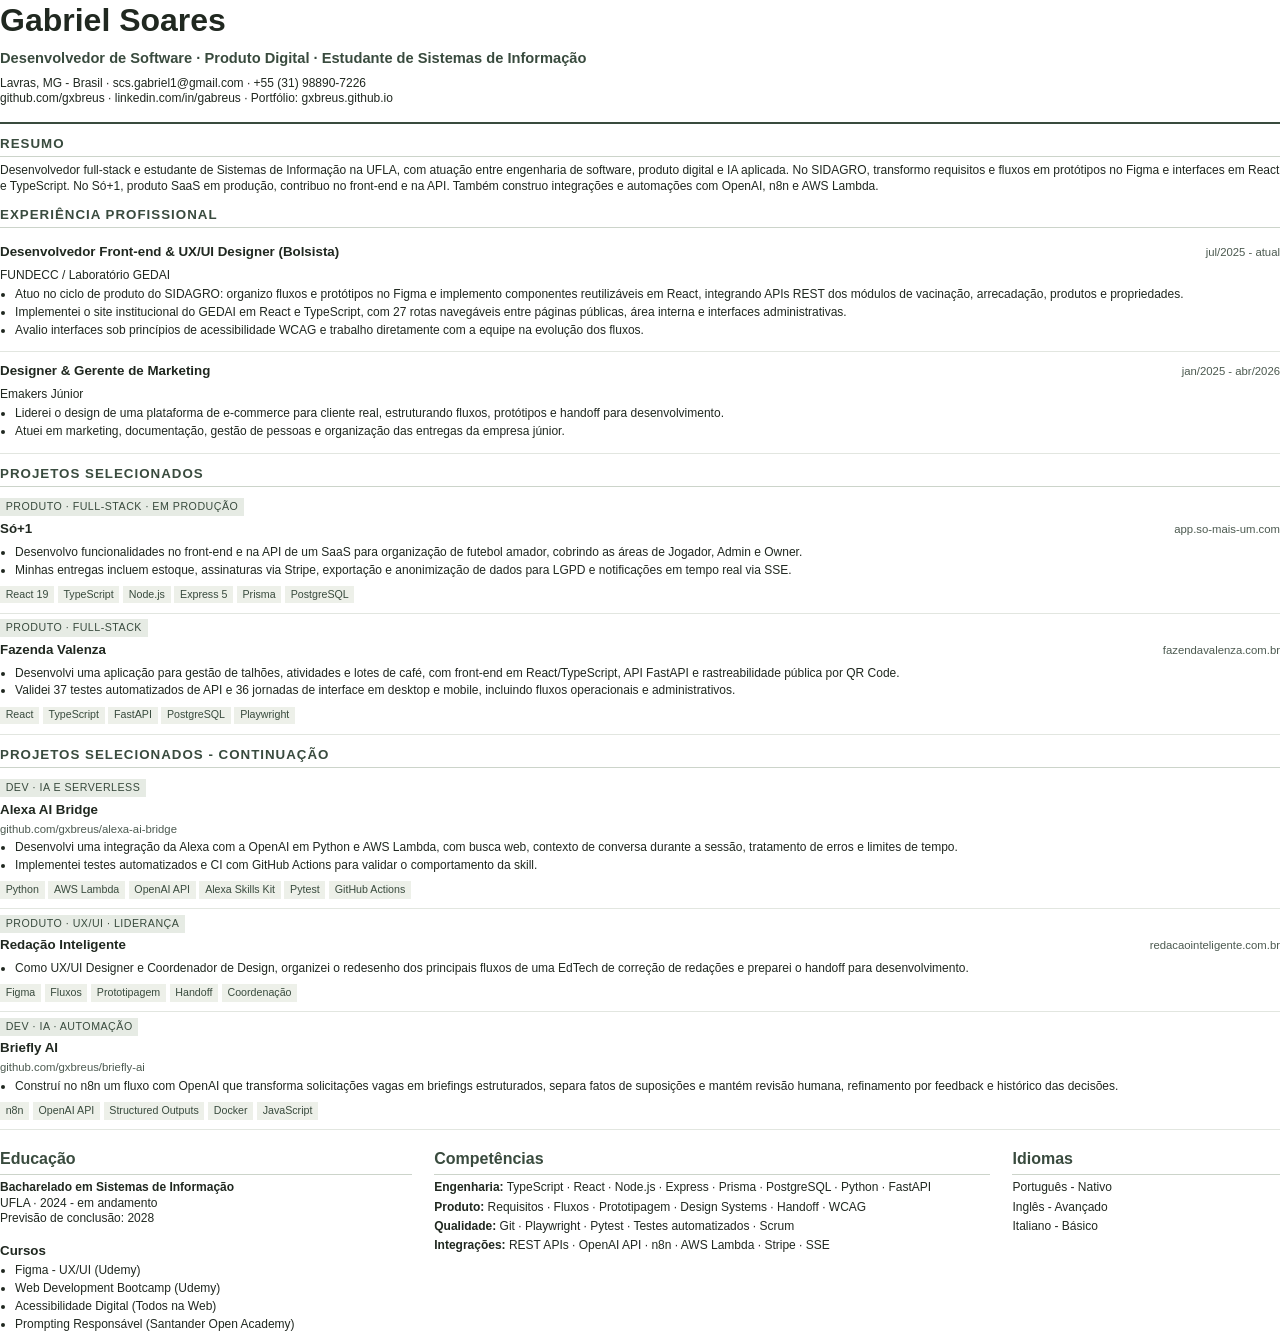
<file: curriculo-gabriel-soares-desenvolvimento-produto.html>
<!doctype html>
<html lang="pt-BR">
<head>
<meta charset="utf-8">
<title>Currículo - Gabriel Soares - Desenvolvimento de Software e Produto</title>
<style>
@page { size: A4; margin: 13mm 14mm; }
* { box-sizing: border-box; font-variant-ligatures: none; }
body { margin: 0; color: #202820; font: 9pt/1.3 Arial, sans-serif; }
h1 { font-size: 24pt; margin: 0 0 2mm; }
h2 { font-size: 10pt; letter-spacing: 1px; text-transform: uppercase; color: #394b3e; border-bottom: 1px solid #ccd4ca; padding-bottom: 1mm; margin: 3mm 0 1.5mm; }
h3 { font-size: 10pt; margin: 1mm 0; }
p { margin: 1mm 0; }
a { color: inherit; text-decoration: none; }
header { border-bottom: 2px solid #394b3e; padding-bottom: 3mm; }
.role { font-weight: bold; font-size: 11pt; color: #394b3e; }
.contact { font-size: 9pt; margin-top: 2mm; }
.row { display: flex; justify-content: space-between; gap: 4mm; align-items: baseline; }
.date, .link { font-size: 8.5pt; color: #4c5a50; white-space: nowrap; }
ul { padding-left: 4mm; margin: 1mm 0 2mm; }
li { margin: .6mm 0; }
.project, .experience { break-inside: avoid; border-bottom: 1px solid #e2e6e0; padding: 1.5mm 0; }
.label { display: inline-block; font-size: 8pt; letter-spacing: .5px; background: #e6ebe4; color: #394b3e; padding: .5mm 1.5mm; }
.tags { font-size: 8pt; color: #394b3e; margin-top: 1.5mm; }
.tags span { display: inline-block; background: #edf0e9; padding: .5mm 1.5mm; margin: 0 1mm 1mm 0; }
.page-two { break-before: page; }
.columns { display: grid; grid-template-columns: 1fr 1.35fr .65fr; gap: 6mm; margin-top: 5mm; }
.columns h2 { margin-top: 0; text-transform: none; letter-spacing: 0; font-size: 12pt; }
.columns h3 { margin-top: 4mm; }
</style>
</head>
<body>
<header>
<h1>Gabriel Soares</h1>
<p class="role">Desenvolvedor de Software · Produto Digital · Estudante de Sistemas de Informação</p>
<p class="contact">Lavras, MG - Brasil · <a href="mailto:scs.gabriel1@gmail.com">scs.gabriel1@gmail.com</a> · +55 (31) 98890-7226<br><a href="https://github.com/gxbreus">github.com/gxbreus</a> · <a href="https://linkedin.com/in/gabreus">linkedin.com/in/gabreus</a> · <a href="https://gxbreus.github.io/">Portfólio: gxbreus.github.io</a></p>
</header>

<h2>Resumo</h2>
<p>Desenvolvedor full-stack e estudante de Sistemas de Informação na UFLA, com atuação entre engenharia de software, produto digital e IA aplicada. No SIDAGRO, transformo requisitos e fluxos em protótipos no Figma e interfaces em React e TypeScript. No Só+1, produto SaaS em produção, contribuo no front-end e na API. Também construo integrações e automações com OpenAI, n8n e AWS Lambda.</p>

<h2>Experiência profissional</h2>
<div class="experience">
<div class="row"><h3>Desenvolvedor Front-end &amp; UX/UI Designer (Bolsista)</h3><span class="date">jul/2025 - atual</span></div>
<p>FUNDECC / Laboratório GEDAI</p>
<ul>
<li>Atuo no ciclo de produto do SIDAGRO: organizo fluxos e protótipos no Figma e implemento componentes reutilizáveis em React, integrando APIs REST dos módulos de vacinação, arrecadação, produtos e propriedades.</li>
<li>Implementei o site institucional do GEDAI em React e TypeScript, com 27 rotas navegáveis entre páginas públicas, área interna e interfaces administrativas.</li>
<li>Avalio interfaces sob princípios de acessibilidade WCAG e trabalho diretamente com a equipe na evolução dos fluxos.</li>
</ul>
</div>
<div class="experience">
<div class="row"><h3>Designer &amp; Gerente de Marketing</h3><span class="date">jan/2025 - abr/2026</span></div>
<p>Emakers Júnior</p>
<ul>
<li>Liderei o design de uma plataforma de e-commerce para cliente real, estruturando fluxos, protótipos e handoff para desenvolvimento.</li>
<li>Atuei em marketing, documentação, gestão de pessoas e organização das entregas da empresa júnior.</li>
</ul>
</div>

<h2>Projetos selecionados</h2>
<article class="project">
<span class="label">PRODUTO · FULL-STACK · EM PRODUÇÃO</span>
<div class="row"><h3>Só+1</h3><a class="link" href="https://app.so-mais-um.com">app.so-mais-um.com</a></div>
<ul>
<li>Desenvolvo funcionalidades no front-end e na API de um SaaS para organização de futebol amador, cobrindo as áreas de Jogador, Admin e Owner.</li>
<li>Minhas entregas incluem estoque, assinaturas via Stripe, exportação e anonimização de dados para LGPD e notificações em tempo real via SSE.</li>
</ul>
<div class="tags"><span>React 19</span><span>TypeScript</span><span>Node.js</span><span>Express 5</span><span>Prisma</span><span>PostgreSQL</span></div>
</article>
<article class="project">
<span class="label">PRODUTO · FULL-STACK</span>
<div class="row"><h3>Fazenda Valenza</h3><a class="link" href="https://fazendavalenza.com.br">fazendavalenza.com.br</a></div>
<ul>
<li>Desenvolvi uma aplicação para gestão de talhões, atividades e lotes de café, com front-end em React/TypeScript, API FastAPI e rastreabilidade pública por QR Code.</li>
<li>Validei 37 testes automatizados de API e 36 jornadas de interface em desktop e mobile, incluindo fluxos operacionais e administrativos.</li>
</ul>
<div class="tags"><span>React</span><span>TypeScript</span><span>FastAPI</span><span>PostgreSQL</span><span>Playwright</span></div>
</article>

<section class="page-two">
<h2>Projetos selecionados - continuação</h2>
<article class="project">
<span class="label">DEV · IA E SERVERLESS</span>
<h3>Alexa AI Bridge</h3>
<p class="link"><a href="https://github.com/gxbreus/alexa-ai-bridge">github.com/gxbreus/alexa-ai-bridge</a></p>
<ul>
<li>Desenvolvi uma integração da Alexa com a OpenAI em Python e AWS Lambda, com busca web, contexto de conversa durante a sessão, tratamento de erros e limites de tempo.</li>
<li>Implementei testes automatizados e CI com GitHub Actions para validar o comportamento da skill.</li>
</ul>
<div class="tags"><span>Python</span><span>AWS Lambda</span><span>OpenAI API</span><span>Alexa Skills Kit</span><span>Pytest</span><span>GitHub Actions</span></div>
</article>
<article class="project">
<span class="label">PRODUTO · UX/UI · LIDERANÇA</span>
<div class="row"><h3>Redação Inteligente</h3><a class="link" href="https://www.redacaointeligente.com.br/">redacaointeligente.com.br</a></div>
<ul><li>Como UX/UI Designer e Coordenador de Design, organizei o redesenho dos principais fluxos de uma EdTech de correção de redações e preparei o handoff para desenvolvimento.</li></ul>
<div class="tags"><span>Figma</span><span>Fluxos</span><span>Prototipagem</span><span>Handoff</span><span>Coordenação</span></div>
</article>
<article class="project">
<span class="label">DEV · IA · AUTOMAÇÃO</span>
<h3>Briefly AI</h3>
<p class="link"><a href="https://github.com/gxbreus/briefly-ai">github.com/gxbreus/briefly-ai</a></p>
<ul><li>Construí no n8n um fluxo com OpenAI que transforma solicitações vagas em briefings estruturados, separa fatos de suposições e mantém revisão humana, refinamento por feedback e histórico das decisões.</li></ul>
<div class="tags"><span>n8n</span><span>OpenAI API</span><span>Structured Outputs</span><span>Docker</span><span>JavaScript</span></div>
</article>

<div class="columns">
<div>
<h2>Educação</h2>
<p><strong>Bacharelado em Sistemas de Informação</strong><br>UFLA · 2024 - em andamento<br>Previsão de conclusão: 2028</p>
<h3>Cursos</h3>
<ul><li>Figma - UX/UI (Udemy)</li><li>Web Development Bootcamp (Udemy)</li><li>Acessibilidade Digital (Todos na Web)</li><li>Prompting Responsável (Santander Open Academy)</li></ul>
</div>
<div>
<h2>Competências</h2>
<p><strong>Engenharia:</strong> TypeScript · React · Node.js · Express · Prisma · PostgreSQL · Python · FastAPI</p>
<p><strong>Produto:</strong> Requisitos · Fluxos · Prototipagem · Design Systems · Handoff · WCAG</p>
<p><strong>Qualidade:</strong> Git · Playwright · Pytest · Testes automatizados · Scrum</p>
<p><strong>Integrações:</strong> REST APIs · OpenAI API · n8n · AWS Lambda · Stripe · SSE</p>
</div>
<div>
<h2>Idiomas</h2>
<p>Português - Nativo</p><p>Inglês - Avançado</p><p>Italiano - Básico</p>
</div>
</div>
</section>
</body>
</html>
</file>
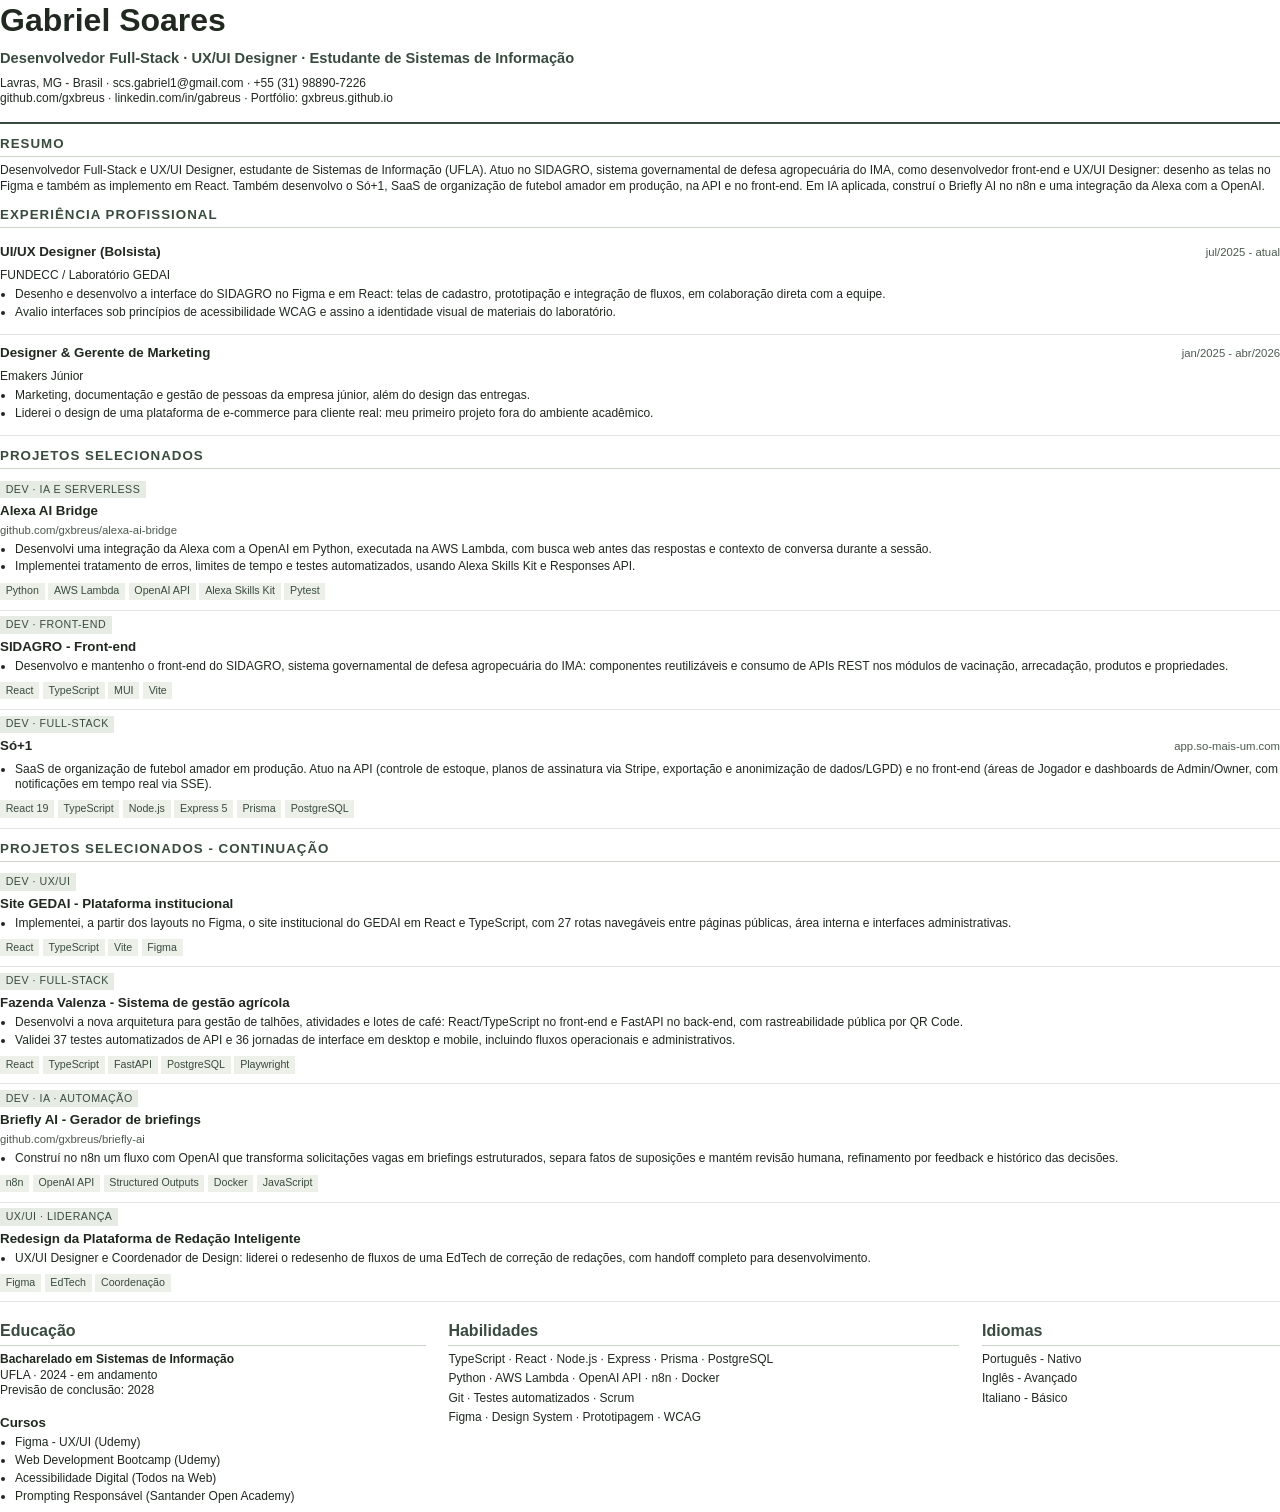
<file: curriculo-gabriel-soares.html>
<!doctype html>
<html lang="pt-BR">
<head>
<meta charset="utf-8">
<title>Currículo - Gabriel Soares</title>
<style>
@page { size: A4; margin: 13mm 14mm; }
* { box-sizing: border-box; font-variant-ligatures: none; }
body { margin: 0; color: #202820; font: 9pt/1.3 Arial, sans-serif; }
h1 { font-size: 24pt; margin: 0 0 2mm; }
h2 { font-size: 10pt; letter-spacing: 1px; text-transform: uppercase; color: #394b3e; border-bottom: 1px solid #ccd4ca; padding-bottom: 1mm; margin: 3mm 0 1.5mm; }
h3 { font-size: 10pt; margin: 1mm 0; }
p { margin: 1mm 0; }
a { color: inherit; text-decoration: none; }
header { border-bottom: 2px solid #394b3e; padding-bottom: 3mm; }
.role { font-weight: bold; font-size: 11pt; color: #394b3e; }
.contact { font-size: 9pt; margin-top: 2mm; }
.row { display: flex; justify-content: space-between; gap: 4mm; align-items: baseline; }
.date, .link { font-size: 8.5pt; color: #4c5a50; white-space: nowrap; }
ul { padding-left: 4mm; margin: 1mm 0 2mm; }
li { margin: .6mm 0; }
.project, .experience { break-inside: avoid; border-bottom: 1px solid #e2e6e0; padding: 1.5mm 0; }
.label { display: inline-block; font-size: 8pt; letter-spacing: .5px; background: #e6ebe4; color: #394b3e; padding: .5mm 1.5mm; }
.tags { font-size: 8pt; color: #394b3e; margin-top: 1.5mm; }
.tags span { display: inline-block; background: #edf0e9; padding: .5mm 1.5mm; margin: 0 1mm 1mm 0; }
.page-two { break-before: page; }
.columns { display: grid; grid-template-columns: 1fr 1.2fr .7fr; gap: 6mm; margin-top: 5mm; }
.columns h2 { margin-top: 0; text-transform: none; letter-spacing: 0; font-size: 12pt; }
.columns h3 { margin-top: 4mm; }
</style>
</head>
<body>
<header>
<h1>Gabriel Soares</h1>
<p class="role">Desenvolvedor Full-Stack · UX/UI Designer · Estudante de Sistemas de Informação</p>
<p class="contact">Lavras, MG - Brasil · <a href="mailto:scs.gabriel1@gmail.com">scs.gabriel1@gmail.com</a> · +55 (31) 98890-7226<br><a href="https://github.com/gxbreus">github.com/gxbreus</a> · <a href="https://linkedin.com/in/gabreus">linkedin.com/in/gabreus</a> · <a href="https://gxbreus.github.io/">Portfólio: gxbreus.github.io</a></p>
</header>
<h2>Resumo</h2>
<p>Desenvolvedor Full-Stack e UX/UI Designer, estudante de Sistemas de Informação (UFLA). Atuo no SIDAGRO, sistema governamental de defesa agropecuária do IMA, como desenvolvedor front-end e UX/UI Designer: desenho as telas no Figma e também as implemento em React. Também desenvolvo o Só+1, SaaS de organização de futebol amador em produção, na API e no front-end. Em IA aplicada, construí o Briefly AI no n8n e uma integração da Alexa com a OpenAI.</p>
<h2>Experiência profissional</h2>
<div class="experience">
<div class="row"><h3>UI/UX Designer (Bolsista)</h3><span class="date">jul/2025 - atual</span></div>
<p>FUNDECC / Laboratório GEDAI</p>
<ul><li>Desenho e desenvolvo a interface do SIDAGRO no Figma e em React: telas de cadastro, prototipação e integração de fluxos, em colaboração direta com a equipe.</li><li>Avalio interfaces sob princípios de acessibilidade WCAG e assino a identidade visual de materiais do laboratório.</li></ul>
</div>
<div class="experience">
<div class="row"><h3>Designer &amp; Gerente de Marketing</h3><span class="date">jan/2025 - abr/2026</span></div>
<p>Emakers Júnior</p>
<ul><li>Marketing, documentação e gestão de pessoas da empresa júnior, além do design das entregas.</li><li>Liderei o design de uma plataforma de e-commerce para cliente real: meu primeiro projeto fora do ambiente acadêmico.</li></ul>
</div>
<h2>Projetos selecionados</h2>
<article class="project">
<span class="label">DEV · IA E SERVERLESS</span>
<h3>Alexa AI Bridge</h3>
<p class="link"><a href="https://github.com/gxbreus/alexa-ai-bridge">github.com/gxbreus/alexa-ai-bridge</a></p>
<ul><li>Desenvolvi uma integração da Alexa com a OpenAI em Python, executada na AWS Lambda, com busca web antes das respostas e contexto de conversa durante a sessão.</li><li>Implementei tratamento de erros, limites de tempo e testes automatizados, usando Alexa Skills Kit e Responses API.</li></ul>
<div class="tags"><span>Python</span><span>AWS Lambda</span><span>OpenAI API</span><span>Alexa Skills Kit</span><span>Pytest</span></div>
</article>
<article class="project">
<span class="label">DEV · FRONT-END</span><h3>SIDAGRO - Front-end</h3>
<ul><li>Desenvolvo e mantenho o front-end do SIDAGRO, sistema governamental de defesa agropecuária do IMA: componentes reutilizáveis e consumo de APIs REST nos módulos de vacinação, arrecadação, produtos e propriedades.</li></ul>
<div class="tags"><span>React</span><span>TypeScript</span><span>MUI</span><span>Vite</span></div>
</article>
<article class="project">
<span class="label">DEV · FULL-STACK</span><div class="row"><h3>Só+1</h3><a class="link" href="https://app.so-mais-um.com">app.so-mais-um.com</a></div>
<ul><li>SaaS de organização de futebol amador em produção. Atuo na API (controle de estoque, planos de assinatura via Stripe, exportação e anonimização de dados/LGPD) e no front-end (áreas de Jogador e dashboards de Admin/Owner, com notificações em tempo real via SSE).</li></ul>
<div class="tags"><span>React 19</span><span>TypeScript</span><span>Node.js</span><span>Express 5</span><span>Prisma</span><span>PostgreSQL</span></div>
</article>
<section class="page-two">
<h2>Projetos selecionados - continuação</h2>
<article class="project">
<span class="label">DEV · UX/UI</span><h3>Site GEDAI - Plataforma institucional</h3>
<ul><li>Implementei, a partir dos layouts no Figma, o site institucional do GEDAI em React e TypeScript, com 27 rotas navegáveis entre páginas públicas, área interna e interfaces administrativas.</li></ul>
<div class="tags"><span>React</span><span>TypeScript</span><span>Vite</span><span>Figma</span></div>
</article>
<article class="project">
<span class="label">DEV · FULL-STACK</span><h3>Fazenda Valenza - Sistema de gestão agrícola</h3>
<ul><li>Desenvolvi a nova arquitetura para gestão de talhões, atividades e lotes de café: React/TypeScript no front-end e FastAPI no back-end, com rastreabilidade pública por QR Code.</li><li>Validei 37 testes automatizados de API e 36 jornadas de interface em desktop e mobile, incluindo fluxos operacionais e administrativos.</li></ul>
<div class="tags"><span>React</span><span>TypeScript</span><span>FastAPI</span><span>PostgreSQL</span><span>Playwright</span></div>
</article>
<article class="project">
<span class="label">DEV · IA · AUTOMAÇÃO</span><h3>Briefly AI - Gerador de briefings</h3>
<a class="link" href="https://github.com/gxbreus/briefly-ai">github.com/gxbreus/briefly-ai</a>
<ul><li>Construí no n8n um fluxo com OpenAI que transforma solicitações vagas em briefings estruturados, separa fatos de suposições e mantém revisão humana, refinamento por feedback e histórico das decisões.</li></ul>
<div class="tags"><span>n8n</span><span>OpenAI API</span><span>Structured Outputs</span><span>Docker</span><span>JavaScript</span></div>
</article>
<article class="project">
<span class="label">UX/UI · LIDERANÇA</span><h3>Redesign da Plataforma de Redação Inteligente</h3>
<ul><li>UX/UI Designer e Coordenador de Design: liderei o redesenho de fluxos de uma EdTech de correção de redações, com handoff completo para desenvolvimento.</li></ul>
<div class="tags"><span>Figma</span><span>EdTech</span><span>Coordenação</span></div>
</article>
<div class="columns">
<div><h2>Educação</h2><p><strong>Bacharelado em Sistemas de Informação</strong><br>UFLA · 2024 - em andamento<br>Previsão de conclusão: 2028</p><h3>Cursos</h3><ul><li>Figma - UX/UI (Udemy)</li><li>Web Development Bootcamp (Udemy)</li><li>Acessibilidade Digital (Todos na Web)</li><li>Prompting Responsável (Santander Open Academy)</li></ul></div>
<div><h2>Habilidades</h2><p>TypeScript · React · Node.js · Express · Prisma · PostgreSQL</p><p>Python · AWS Lambda · OpenAI API · n8n · Docker</p><p>Git · Testes automatizados · Scrum</p><p>Figma · Design System · Prototipagem · WCAG</p></div>
<div><h2>Idiomas</h2><p>Português - Nativo</p><p>Inglês - Avançado</p><p>Italiano - Básico</p></div>
</div>
</section>
</body>
</html>
</file>
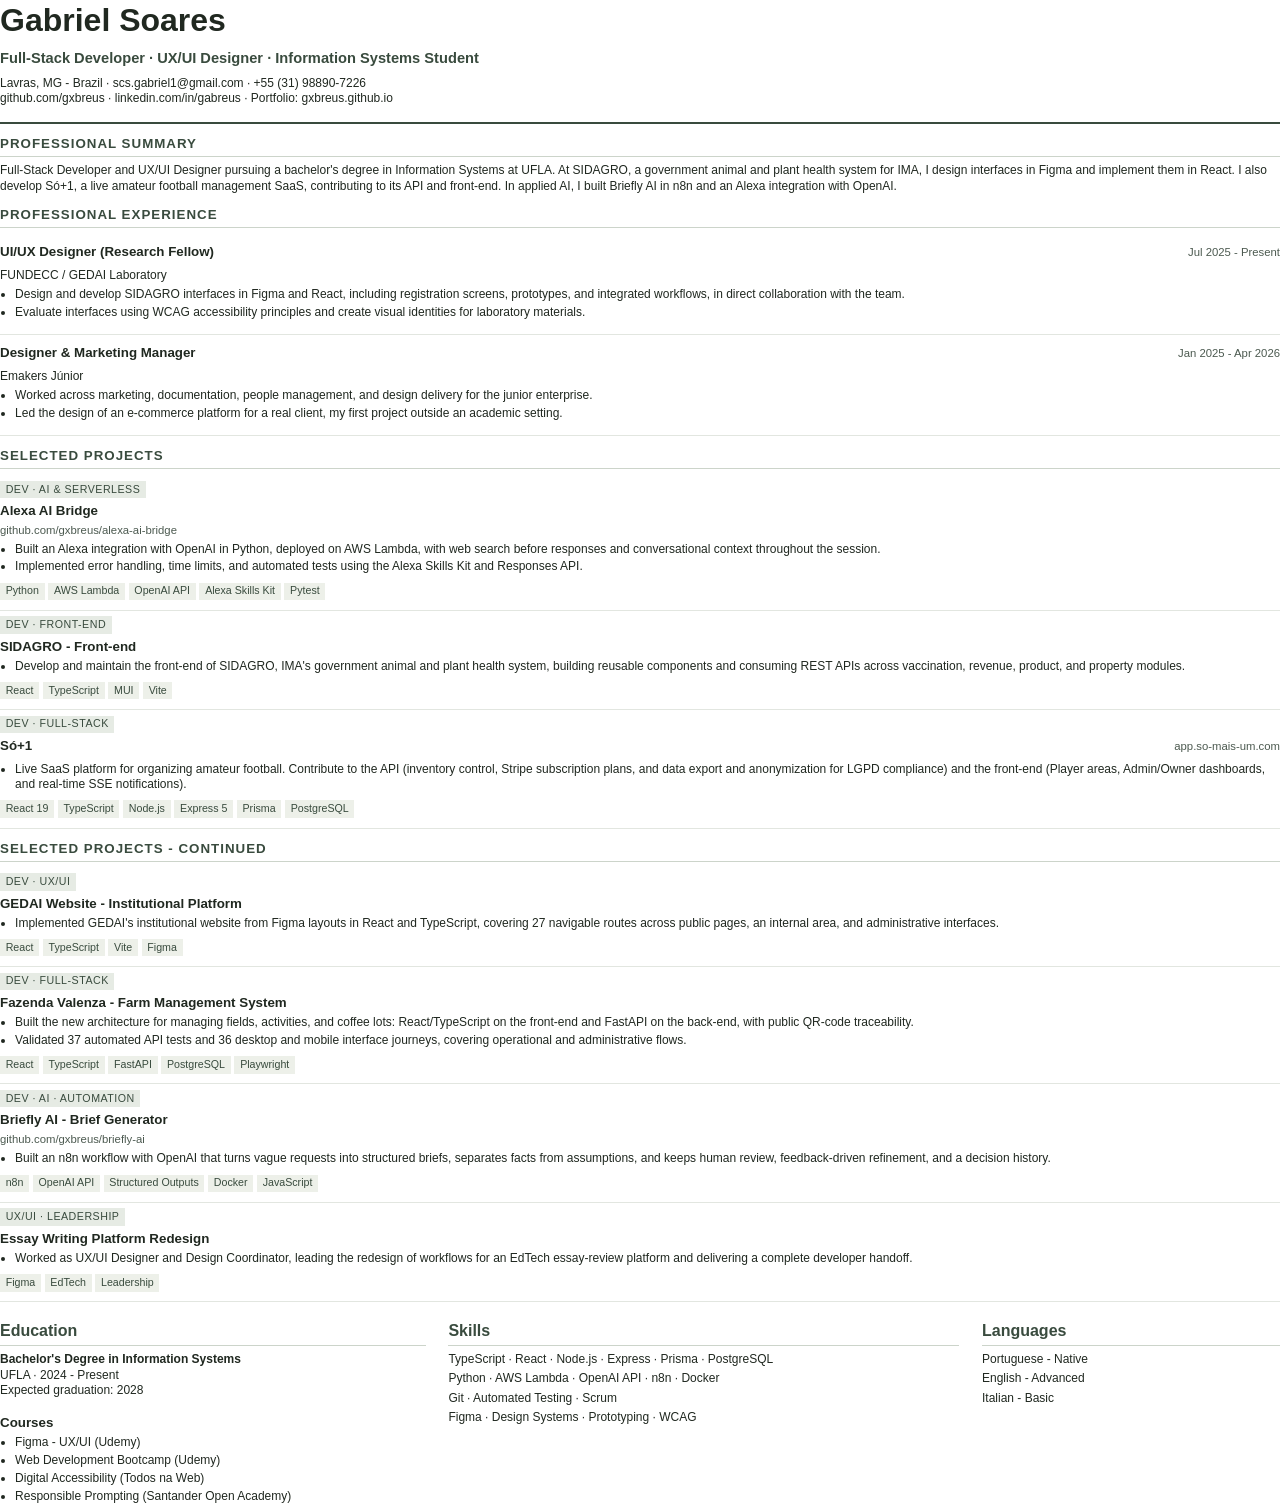
<file: resume-gabriel-soares.html>
<!doctype html>
<html lang="en">
<head>
<meta charset="utf-8">
<title>Resume - Gabriel Soares</title>
<style>
@page { size: A4; margin: 13mm 14mm; }
* { box-sizing: border-box; font-variant-ligatures: none; }
body { margin: 0; color: #202820; font: 9pt/1.3 Arial, sans-serif; }
h1 { font-size: 24pt; margin: 0 0 2mm; }
h2 { font-size: 10pt; letter-spacing: 1px; text-transform: uppercase; color: #394b3e; border-bottom: 1px solid #ccd4ca; padding-bottom: 1mm; margin: 3mm 0 1.5mm; }
h3 { font-size: 10pt; margin: 1mm 0; }
p { margin: 1mm 0; }
a { color: inherit; text-decoration: none; }
header { border-bottom: 2px solid #394b3e; padding-bottom: 3mm; }
.role { font-weight: bold; font-size: 11pt; color: #394b3e; }
.contact { font-size: 9pt; margin-top: 2mm; }
.row { display: flex; justify-content: space-between; gap: 4mm; align-items: baseline; }
.date, .link { font-size: 8.5pt; color: #4c5a50; white-space: nowrap; }
ul { padding-left: 4mm; margin: 1mm 0 2mm; }
li { margin: .6mm 0; }
.project, .experience { break-inside: avoid; border-bottom: 1px solid #e2e6e0; padding: 1.5mm 0; }
.label { display: inline-block; font-size: 8pt; letter-spacing: .5px; background: #e6ebe4; color: #394b3e; padding: .5mm 1.5mm; }
.tags { font-size: 8pt; color: #394b3e; margin-top: 1.5mm; }
.tags span { display: inline-block; background: #edf0e9; padding: .5mm 1.5mm; margin: 0 1mm 1mm 0; }
.page-two { break-before: page; }
.columns { display: grid; grid-template-columns: 1fr 1.2fr .7fr; gap: 6mm; margin-top: 5mm; }
.columns h2 { margin-top: 0; text-transform: none; letter-spacing: 0; font-size: 12pt; }
.columns h3 { margin-top: 4mm; }
</style>
</head>
<body>
<header>
<h1>Gabriel Soares</h1>
<p class="role">Full-Stack Developer · UX/UI Designer · Information Systems Student</p>
<p class="contact">Lavras, MG - Brazil · <a href="mailto:scs.gabriel1@gmail.com">scs.gabriel1@gmail.com</a> · +55 (31) 98890-7226<br><a href="https://github.com/gxbreus">github.com/gxbreus</a> · <a href="https://linkedin.com/in/gabreus">linkedin.com/in/gabreus</a> · <a href="https://gxbreus.github.io/?lang=en">Portfolio: gxbreus.github.io</a></p>
</header>
<h2>Professional Summary</h2>
<p>Full-Stack Developer and UX/UI Designer pursuing a bachelor's degree in Information Systems at UFLA. At SIDAGRO, a government animal and plant health system for IMA, I design interfaces in Figma and implement them in React. I also develop Só+1, a live amateur football management SaaS, contributing to its API and front-end. In applied AI, I built Briefly AI in n8n and an Alexa integration with OpenAI.</p>
<h2>Professional Experience</h2>
<div class="experience">
<div class="row"><h3>UI/UX Designer (Research Fellow)</h3><span class="date">Jul 2025 - Present</span></div>
<p>FUNDECC / GEDAI Laboratory</p>
<ul><li>Design and develop SIDAGRO interfaces in Figma and React, including registration screens, prototypes, and integrated workflows, in direct collaboration with the team.</li><li>Evaluate interfaces using WCAG accessibility principles and create visual identities for laboratory materials.</li></ul>
</div>
<div class="experience">
<div class="row"><h3>Designer &amp; Marketing Manager</h3><span class="date">Jan 2025 - Apr 2026</span></div>
<p>Emakers Júnior</p>
<ul><li>Worked across marketing, documentation, people management, and design delivery for the junior enterprise.</li><li>Led the design of an e-commerce platform for a real client, my first project outside an academic setting.</li></ul>
</div>
<h2>Selected Projects</h2>
<article class="project">
<span class="label">DEV · AI &amp; SERVERLESS</span>
<h3>Alexa AI Bridge</h3>
<p class="link"><a href="https://github.com/gxbreus/alexa-ai-bridge">github.com/gxbreus/alexa-ai-bridge</a></p>
<ul><li>Built an Alexa integration with OpenAI in Python, deployed on AWS Lambda, with web search before responses and conversational context throughout the session.</li><li>Implemented error handling, time limits, and automated tests using the Alexa Skills Kit and Responses API.</li></ul>
<div class="tags"><span>Python</span><span>AWS Lambda</span><span>OpenAI API</span><span>Alexa Skills Kit</span><span>Pytest</span></div>
</article>
<article class="project">
<span class="label">DEV · FRONT-END</span><h3>SIDAGRO - Front-end</h3>
<ul><li>Develop and maintain the front-end of SIDAGRO, IMA's government animal and plant health system, building reusable components and consuming REST APIs across vaccination, revenue, product, and property modules.</li></ul>
<div class="tags"><span>React</span><span>TypeScript</span><span>MUI</span><span>Vite</span></div>
</article>
<article class="project">
<span class="label">DEV · FULL-STACK</span><div class="row"><h3>Só+1</h3><a class="link" href="https://app.so-mais-um.com">app.so-mais-um.com</a></div>
<ul><li>Live SaaS platform for organizing amateur football. Contribute to the API (inventory control, Stripe subscription plans, and data export and anonymization for LGPD compliance) and the front-end (Player areas, Admin/Owner dashboards, and real-time SSE notifications).</li></ul>
<div class="tags"><span>React 19</span><span>TypeScript</span><span>Node.js</span><span>Express 5</span><span>Prisma</span><span>PostgreSQL</span></div>
</article>
<section class="page-two">
<h2>Selected Projects - Continued</h2>
<article class="project">
<span class="label">DEV · UX/UI</span><h3>GEDAI Website - Institutional Platform</h3>
<ul><li>Implemented GEDAI's institutional website from Figma layouts in React and TypeScript, covering 27 navigable routes across public pages, an internal area, and administrative interfaces.</li></ul>
<div class="tags"><span>React</span><span>TypeScript</span><span>Vite</span><span>Figma</span></div>
</article>
<article class="project">
<span class="label">DEV · FULL-STACK</span><h3>Fazenda Valenza - Farm Management System</h3>
<ul><li>Built the new architecture for managing fields, activities, and coffee lots: React/TypeScript on the front-end and FastAPI on the back-end, with public QR-code traceability.</li><li>Validated 37 automated API tests and 36 desktop and mobile interface journeys, covering operational and administrative flows.</li></ul>
<div class="tags"><span>React</span><span>TypeScript</span><span>FastAPI</span><span>PostgreSQL</span><span>Playwright</span></div>
</article>
<article class="project">
<span class="label">DEV · AI · AUTOMATION</span><h3>Briefly AI - Brief Generator</h3>
<a class="link" href="https://github.com/gxbreus/briefly-ai">github.com/gxbreus/briefly-ai</a>
<ul><li>Built an n8n workflow with OpenAI that turns vague requests into structured briefs, separates facts from assumptions, and keeps human review, feedback-driven refinement, and a decision history.</li></ul>
<div class="tags"><span>n8n</span><span>OpenAI API</span><span>Structured Outputs</span><span>Docker</span><span>JavaScript</span></div>
</article>
<article class="project">
<span class="label">UX/UI · LEADERSHIP</span><h3>Essay Writing Platform Redesign</h3>
<ul><li>Worked as UX/UI Designer and Design Coordinator, leading the redesign of workflows for an EdTech essay-review platform and delivering a complete developer handoff.</li></ul>
<div class="tags"><span>Figma</span><span>EdTech</span><span>Leadership</span></div>
</article>
<div class="columns">
<div><h2>Education</h2><p><strong>Bachelor's Degree in Information Systems</strong><br>UFLA · 2024 - Present<br>Expected graduation: 2028</p><h3>Courses</h3><ul><li>Figma - UX/UI (Udemy)</li><li>Web Development Bootcamp (Udemy)</li><li>Digital Accessibility (Todos na Web)</li><li>Responsible Prompting (Santander Open Academy)</li></ul></div>
<div><h2>Skills</h2><p>TypeScript · React · Node.js · Express · Prisma · PostgreSQL</p><p>Python · AWS Lambda · OpenAI API · n8n · Docker</p><p>Git · Automated Testing · Scrum</p><p>Figma · Design Systems · Prototyping · WCAG</p></div>
<div><h2>Languages</h2><p>Portuguese - Native</p><p>English - Advanced</p><p>Italian - Basic</p></div>
</div>
</section>
</body>
</html>
</file>
<file: style.css>
:root{
  --bg:#faf9f6;
  --surface:#ffffff;
  --ink:#1a1f1b;
  --ink-soft:#4d564e;
  --ink-faint:#687068;
  --line:#dde1d8;
  --line-soft:#ecefe8;
  --accent:#394b3e;
  --accent-2:#c98a4b;
  --accent-soft:#e1e5e0;
  --accent-ink:#394b3e;
  --tag-bg:#e9ece5;
  --tag-ink:#454f49;
  --dev-bg:#394b3e;
  --dev-ink:#e9ece5;
  --ux-bg:#e9ece5;
  --ux-ink:#454f49;
  --link:#2c3a31;
  --contact-bg:#394b3e;
  --contact-ink:#eef1ea;
  --contact-ink-soft:#c7d0c4;
  --contact-line:#4c6153;
  --shadow: 0 1px 2px rgba(26,31,27,0.04), 0 8px 24px -12px rgba(26,31,27,0.12);
}

@media (prefers-color-scheme: dark){
  :root:not([data-theme="light"]){
    --bg:#12150f;
    --surface:#181c17;
    --ink:#eaede7;
    --ink-soft:#a9b2a6;
    --ink-faint:#8c9588;
    --line:#2a2f27;
    --line-soft:#1e2320;
    --accent:#8fb08f;
    --accent-2:#e0a463;
    --accent-soft:#232b22;
    --accent-ink:#9dbb9d;
    --tag-bg:#1e241c;
    --tag-ink:#c7d2c0;
    --dev-bg:#8fb08f;
    --dev-ink:#12150f;
    --ux-bg:#262b1f;
    --ux-ink:#d7dcc9;
    --link:#8fb08f;
    --contact-bg:#1e2a1f;
    --contact-ink:#eaede7;
    --contact-ink-soft:#a9b8a4;
    --contact-line:#3a4a3b;
    --shadow: 0 1px 2px rgba(0,0,0,0.3), 0 12px 32px -14px rgba(0,0,0,0.6);
  }
}
:root[data-theme="dark"]{
  --bg:#12150f;
  --surface:#181c17;
  --ink:#eaede7;
  --ink-soft:#a9b2a6;
  --ink-faint:#8c9588;
  --line:#2a2f27;
  --line-soft:#1e2320;
  --accent:#8fb08f;
  --accent-2:#e0a463;
  --accent-soft:#232b22;
  --accent-ink:#9dbb9d;
  --tag-bg:#1e241c;
  --tag-ink:#c7d2c0;
  --dev-bg:#8fb08f;
  --dev-ink:#12150f;
  --ux-bg:#262b1f;
  --ux-ink:#d7dcc9;
  --link:#8fb08f;
  --contact-bg:#1e2a1f;
  --contact-ink:#eaede7;
  --contact-ink-soft:#a9b8a4;
  --contact-line:#3a4a3b;
  --shadow: 0 1px 2px rgba(0,0,0,0.3), 0 12px 32px -14px rgba(0,0,0,0.6);
}

*{ box-sizing:border-box; }
html{ scroll-behavior:smooth; }
@media (prefers-reduced-motion: reduce){
  html{ scroll-behavior:auto; }
  *{ animation-duration:0.001ms !important; animation-iteration-count:1 !important; transition-duration:0.001ms !important; }
}

body{
  margin:0;
  background:var(--bg);
  color:var(--ink);
  font-family:"Public Sans", "Segoe UI", system-ui, sans-serif;
  font-size:16px;
  line-height:1.6;
  -webkit-font-smoothing:antialiased;
  transition:background-color .25s ease, color .25s ease;
}

.noise{
  position:fixed; inset:0; pointer-events:none; z-index:0; opacity:.025; mix-blend-mode:multiply;
  background-image:url("data:image/svg+xml,%3Csvg xmlns='http://www.w3.org/2000/svg' width='90' height='90'%3E%3Cfilter id='n'%3E%3CfeTurbulence type='fractalNoise' baseFrequency='0.9' numOctaves='2' stitchTiles='stitch'/%3E%3C/filter%3E%3Crect width='100%25' height='100%25' filter='url(%23n)'/%3E%3C/svg%3E");
}
@media (prefers-color-scheme: dark){ :root:not([data-theme="light"]) .noise{ opacity:.05; mix-blend-mode:overlay; } }
:root[data-theme="dark"] .noise{ opacity:.05; mix-blend-mode:overlay; }

a{ color:inherit; }
h1,h2,h3{ font-family:"Archivo", sans-serif; letter-spacing:-0.01em; text-wrap:balance; margin:0; }
.sr-only{
  position:absolute; width:1px; height:1px; padding:0; margin:-1px; overflow:hidden;
  clip:rect(0,0,0,0); white-space:nowrap; border:0;
}
.skip-link{
  position:fixed; z-index:100; top:8px; left:8px; transform:translateY(-150%);
  background:var(--accent); color:var(--accent-soft); padding:10px 14px; border-radius:8px;
}
.skip-link:focus{ transform:translateY(0); }

.site-header{
  position:sticky; top:0; z-index:20;
  display:flex; align-items:center; justify-content:space-between; gap:16px;
  padding:16px clamp(20px,5vw,64px);
  background:color-mix(in srgb, var(--bg) 88%, transparent);
  backdrop-filter:blur(10px);
  border-bottom:1px solid var(--line);
}
.brand{
  width:44px; height:44px; display:flex; align-items:center; justify-content:center;
  background:var(--accent-soft); border-radius:50%; border:1px solid var(--line);
  text-decoration:none; overflow:hidden; flex-shrink:0;
  transition:border-color .15s ease;
}
.brand:hover{ border-color:var(--accent); }
.brand img{ width:100%; height:100%; object-fit:cover; object-position:center 18%; }
.nav{ display:flex; gap:28px; font-size:0.9rem; font-weight:500; }
.nav a{ text-decoration:none; color:var(--ink-soft); border-bottom:1px solid transparent; padding-bottom:2px; transition:color .15s, border-color .15s; }
.nav a:hover, .nav a:focus-visible{ color:var(--ink); border-color:var(--accent); }
@media (max-width:640px){ .nav{ display:none; } }

.header-actions{ display:flex; align-items:center; gap:10px; }
.language-switcher{
  display:flex; align-items:center; padding:2px; border:1px solid var(--line); border-radius:10px;
  background:var(--surface);
}
.language-btn{
  min-width:44px; height:44px; padding:0 8px; border:0; border-radius:7px; cursor:pointer;
  background:transparent; color:var(--ink-soft); font:500 .72rem/1 "IBM Plex Mono", monospace;
  transition:background-color .15s ease, color .15s ease;
}
.language-btn:hover{ color:var(--ink); }
.language-btn.is-active{ background:var(--accent); color:var(--accent-soft); }
.theme-toggle{
  display:flex; align-items:center; justify-content:center;
  width:44px; height:44px; border-radius:8px; border:1px solid var(--line);
  background:var(--surface); color:var(--ink-soft); cursor:pointer;
  transition:color .15s ease, border-color .15s ease, transform .15s ease;
}
.theme-toggle:hover{ color:var(--accent-ink); border-color:var(--accent); }
.theme-toggle:active{ transform:scale(0.92); }
.theme-toggle .icon-moon{ display:none; }
:root[data-theme="dark"] .theme-toggle .icon-sun{ display:none; }
:root[data-theme="dark"] .theme-toggle .icon-moon{ display:block; }
@media (prefers-color-scheme: dark){
  :root:not([data-theme="light"]) .theme-toggle .icon-sun{ display:none; }
  :root:not([data-theme="light"]) .theme-toggle .icon-moon{ display:block; }
}

.btn{
  display:inline-flex; align-items:center; gap:6px;
  font-family:"Archivo", sans-serif; font-weight:600; font-size:0.88rem;
  min-height:44px; padding:10px 18px; border-radius:8px; text-decoration:none;
  transition:transform .15s ease, box-shadow .15s ease, background .15s ease;
}
.btn:active{ transform:translateY(1px); }
.btn-primary{ background:var(--accent); color:var(--accent-soft); box-shadow:var(--shadow); }
.btn-primary:hover{ box-shadow:0 4px 16px -4px color-mix(in srgb, var(--accent) 50%, transparent); }
.btn-ghost{ background:transparent; color:var(--ink); border:1px solid var(--line); }
.btn-ghost:hover{ border-color:var(--accent); color:var(--accent-ink); }
.btn-sm{ padding:7px 14px; font-size:0.8rem; }

:where(a, button):focus-visible{
  outline:3px solid color-mix(in srgb, var(--accent-2) 75%, transparent);
  outline-offset:3px;
}

.hero{
  position:relative; z-index:1; overflow:hidden;
  padding:clamp(72px,14vw,148px) clamp(20px,5vw,64px) clamp(56px,8vw,96px);
  max-width:1040px; margin:0 auto;
}
.hero::before{
  content:""; position:absolute; z-index:-1; top:-20%; right:-10%;
  width:520px; height:520px; border-radius:50%;
  background:radial-gradient(circle, color-mix(in srgb, var(--accent) 16%, transparent), transparent 70%);
  animation:drift 22s ease-in-out infinite alternate;
}
@keyframes drift{
  0%{ transform:translate(0,0) scale(1); }
  100%{ transform:translate(-40px, 30px) scale(1.08); }
}
.kicker{
  font-family:"IBM Plex Mono", monospace; font-size:0.82rem; letter-spacing:0.06em; text-transform:uppercase;
  color:var(--accent-ink); margin:0 0 20px;
}
.hero-title{
  font-size:clamp(2.4rem, 6vw, 4.1rem); font-weight:800; line-height:1.05; margin:0 0 24px;
}
.hero-emphasis{ color:var(--accent-ink); font-style:italic; font-weight:600; }
.hero-lead{
  font-size:clamp(1.05rem, 1.6vw, 1.2rem); color:var(--ink-soft); max-width:60ch; margin:0 0 32px;
}
.hero-actions{ display:flex; gap:14px; flex-wrap:wrap; margin-bottom:32px; }
.hero-meta{ display:flex; flex-wrap:wrap; gap:6px 12px; font-size:0.86rem; color:var(--ink-faint); }
.hero-meta a{ color:var(--link); text-decoration:none; border-bottom:1px solid transparent; }
.hero-meta a:hover{ border-color:var(--link); }
.hero-meta .dot{ color:var(--line); }

.section{
  position:relative; z-index:1;
  max-width:1040px; margin:0 auto;
  padding:clamp(48px,8vw,88px) clamp(20px,5vw,64px);
  border-top:1px solid var(--line);
}
.section-head{ display:flex; align-items:baseline; gap:14px; margin-bottom:36px; }
.section-num{
  font-family:"IBM Plex Mono", monospace; font-size:0.82rem; color:var(--accent-2);
}
.section-head h2{ font-size:clamp(1.5rem, 3vw, 2rem); font-weight:700; }

.reveal{ opacity:1; transform:none; }

.about-grid{ display:grid; grid-template-columns:1.3fr 1fr; gap:48px; align-items:start; }
@media (max-width:760px){ .about-grid{ grid-template-columns:1fr; } }
.about-text{ color:var(--ink-soft); font-size:1.02rem; margin:0 0 20px; max-width:58ch; }
.about-text strong{ color:var(--ink); font-weight:600; }
.about-stack{ background:var(--surface); border:1px solid var(--line); border-radius:14px; padding:24px; box-shadow:var(--shadow); }
.about-stack h3{ font-size:0.78rem; text-transform:uppercase; letter-spacing:0.08em; color:var(--accent-ink); margin-bottom:16px; }
.stack-list{ list-style:none; margin:0; padding:0; display:flex; flex-direction:column; gap:12px; }
.stack-list li{ display:flex; flex-direction:column; gap:2px; border-bottom:1px dotted var(--line); padding-bottom:10px; }
.stack-list li:last-child{ border-bottom:none; padding-bottom:0; }
.stack-list span{ font-weight:600; font-size:0.86rem; }
.stack-list em{ font-style:normal; color:var(--ink-faint); font-family:"IBM Plex Mono", monospace; font-size:0.76rem; }

.timeline{ list-style:none; margin:0; padding:0; display:flex; flex-direction:column; gap:32px; }
.timeline-item{ display:grid; grid-template-columns:140px 1fr; gap:24px; }
@media (max-width:600px){ .timeline-item{ grid-template-columns:1fr; gap:6px; } }
.timeline-date{ font-family:"IBM Plex Mono", monospace; font-size:0.78rem; color:var(--ink-faint); padding-top:3px; }
.timeline-body h3{ font-size:1.05rem; font-weight:700; margin-bottom:2px; }
.timeline-org{ color:var(--accent-ink); font-weight:600; font-size:0.88rem; margin:0 0 8px; }
.timeline-body p{ color:var(--ink-soft); margin:0; max-width:58ch; }

.filter-row{ display:flex; gap:8px; margin-bottom:28px; }
.filter-btn{
  font-family:"IBM Plex Mono", monospace; font-size:0.78rem; letter-spacing:0.02em;
  background:transparent; border:1px solid var(--line); color:var(--ink-soft);
  min-height:44px; padding:7px 16px; border-radius:999px; cursor:pointer; transition:all .15s ease;
}
.filter-btn:hover{ border-color:var(--accent); color:var(--ink); }
.filter-btn.is-active{ background:var(--accent); border-color:var(--accent); color:var(--accent-soft); }

.card-hero{
  background:var(--surface); border:1px solid var(--accent); border-radius:16px;
  padding:clamp(24px,4vw,36px); margin-bottom:20px; box-shadow:var(--shadow);
  transition:box-shadow .18s ease;
}
.card-hero-top{ margin-bottom:10px; }
.card-hero h3{ font-size:1.6rem; font-weight:800; margin-bottom:10px; }
.card-hero > p{ color:var(--ink-soft); max-width:64ch; margin:0 0 24px; }
.card-hero-split{ display:grid; grid-template-columns:1fr 1fr; gap:28px; padding-top:20px; border-top:1px dashed var(--line); }
@media (max-width:640px){ .card-hero-split{ grid-template-columns:1fr; } }
.split-label{
  display:block; font-family:"IBM Plex Mono", monospace; font-size:0.72rem; text-transform:uppercase;
  letter-spacing:0.05em; color:var(--accent-ink); margin-bottom:6px;
}
.card-hero-split p{ color:var(--ink-soft); font-size:0.92rem; margin:0 0 10px; }

.projects-grid{ display:grid; grid-template-columns:repeat(2, 1fr); gap:20px; }
@media (max-width:760px){ .projects-grid{ grid-template-columns:1fr; } }

.card{
  background:var(--surface); border:1px solid var(--line); border-radius:14px;
  padding:24px; display:flex; flex-direction:column; gap:12px;
  box-shadow:var(--shadow); transition:transform .18s ease, box-shadow .18s ease;
}
.card:hover{ transform:translateY(-3px); box-shadow:0 4px 8px rgba(26,31,27,0.06), 0 16px 32px -14px rgba(26,31,27,0.18); }
.card[hidden]{ display:none; }
.card-top{ display:flex; align-items:center; justify-content:space-between; gap:10px; flex-wrap:wrap; }
.pill{
  font-family:"IBM Plex Mono", monospace; font-size:0.68rem; letter-spacing:0.03em; text-transform:uppercase;
  padding:4px 9px; border-radius:5px; white-space:nowrap;
}
.pill-dev{ background:var(--dev-bg); color:var(--dev-ink); }
.pill-ux{ background:var(--ux-bg); color:var(--ux-ink); }
.card-link{
  font-family:"IBM Plex Mono", monospace; font-size:0.74rem; color:var(--link); text-decoration:none;
}
.card-link:hover{ text-decoration:underline; }
.card h3{ font-size:1.08rem; font-weight:700; }
.card p{ color:var(--ink-soft); font-size:0.92rem; margin:0; flex-grow:1; }
.card-tags{ display:flex; flex-wrap:wrap; gap:6px; margin-top:4px; }
.card-tags span{
  font-family:"IBM Plex Mono", monospace; font-size:0.68rem; background:var(--tag-bg); color:var(--tag-ink);
  padding:3px 8px; border-radius:4px; border:1px solid var(--line);
}

.contact{ text-align:left; }
.contact-card{
  background:var(--contact-bg); color:var(--contact-ink); border-radius:18px;
  padding:clamp(32px,5vw,52px); display:flex; flex-direction:column; gap:24px;
}
.contact-card p{ font-size:1.1rem; max-width:52ch; margin:0; color:var(--contact-ink-soft); }
.contact-links{ display:flex; gap:14px; flex-wrap:wrap; }
.contact .btn-primary{ background:var(--contact-ink); color:var(--contact-bg); }
.contact .btn-ghost{ border-color:var(--contact-line); color:var(--contact-ink); }
.contact .btn-ghost:hover{ border-color:var(--contact-ink); }

.site-footer{
  max-width:1040px; margin:0 auto; padding:32px clamp(20px,5vw,64px) 56px;
  display:flex; justify-content:space-between; gap:12px; flex-wrap:wrap;
  font-size:0.8rem; color:var(--ink-faint);
}

@media (max-width:420px){
  .site-header{ padding-inline:14px; gap:8px; }
  .header-actions{ gap:6px; }
  .resume-link{ display:none; }
}
</file>
<file: case-studies.css>
.card-links{display:flex;flex-wrap:wrap;justify-content:flex-end;gap:4px 14px}
.card-link-primary{color:var(--accent-ink);font-weight:700}

.case-hero,.case-study,.case-footer{width:min(calc(100% - 40px),1040px);margin-inline:auto}
.case-hero{padding:clamp(72px,10vw,132px) 0 56px;border-bottom:1px solid var(--line)}
.case-eyebrow,.case-label{font:500 .76rem/1.4 "IBM Plex Mono",monospace;text-transform:uppercase;letter-spacing:.08em;color:var(--accent-ink)}
.case-hero h1{max-width:850px;font-size:clamp(2.7rem,7vw,6rem);line-height:.96;margin:16px 0 24px}
.case-hero>div>p:not(.case-eyebrow){max-width:720px;font-size:clamp(1rem,2vw,1.25rem);color:var(--ink-soft)}
.case-jumps{display:flex;flex-wrap:wrap;gap:10px;margin-top:30px}
.case-jumps a{min-height:44px;display:inline-flex;align-items:center;padding:8px 15px;border:1px solid var(--line);border-radius:999px;text-decoration:none;background:var(--surface)}
.case-jumps a:hover{border-color:var(--accent)}
.case-study{padding:clamp(72px,10vw,120px) 0;border-bottom:1px solid var(--line);scroll-margin-top:84px}
.case-heading{display:grid;grid-template-columns:minmax(0,1fr) auto;align-items:end;gap:24px;margin-bottom:32px}
.case-heading h2{font-size:clamp(2rem,5vw,4.2rem);line-height:1;margin-top:10px}
.case-role{max-width:350px;color:var(--ink-soft);margin:0}
.case-cover{margin:0 0 42px;border:1px solid var(--line);border-radius:18px;overflow:hidden;background:var(--surface);box-shadow:var(--shadow)}
.case-cover img{display:block;width:100%;height:auto}
.case-cover-workflow img{aspect-ratio:1911/935;object-fit:cover;object-position:center bottom}
.case-cover figcaption{padding:14px 18px;color:var(--ink-faint);font-size:.82rem;border-top:1px solid var(--line)}
.case-grid{display:grid;grid-template-columns:repeat(2,minmax(0,1fr));gap:42px 64px}
.case-copy h3{font-size:1.08rem;margin:8px 0 10px}
.case-copy p,.case-copy li{color:var(--ink-soft)}
.case-copy ul{padding-left:20px;margin:0}
.case-copy li+li{margin-top:8px}
.facts{display:grid;grid-template-columns:repeat(3,minmax(0,1fr));gap:12px;margin:42px 0 0;padding:0;list-style:none}
.facts-two{grid-template-columns:repeat(2,minmax(0,1fr));max-width:680px}
.facts li{padding:20px;border:1px solid var(--line);border-radius:12px;background:var(--surface)}
.facts strong{display:block;font:700 clamp(1.6rem,4vw,2.5rem)/1 "Archivo",sans-serif;color:var(--ink);margin-bottom:7px}
.facts span{color:var(--ink-soft);font-size:.86rem}
.architecture{display:grid;grid-template-columns:1fr auto 1fr auto 1fr auto 1fr;align-items:center;gap:10px;margin:0 0 42px}
.architecture div{min-height:112px;display:flex;align-items:center;justify-content:center;text-align:center;padding:16px;border:1px solid var(--line);border-radius:12px;background:var(--surface);font-weight:600}
.architecture span{color:var(--accent-ink);font-size:1.3rem}
.evidence-note{margin-top:32px;padding:18px 20px;border-left:3px solid var(--accent-2);background:var(--surface);color:var(--ink-soft)}
.case-actions{display:flex;flex-wrap:wrap;gap:10px;margin-top:28px}
.case-footer{padding:48px 0 70px;display:flex;justify-content:space-between;gap:24px;color:var(--ink-soft)}
[data-lang-block][hidden]{display:none!important}
@media(max-width:760px){
  .case-heading,.case-grid{grid-template-columns:1fr}.case-heading{align-items:start}.facts,.facts-two{grid-template-columns:1fr}.architecture{grid-template-columns:1fr}.architecture span{transform:rotate(90deg)}.case-footer{flex-direction:column}.case-hero,.case-study,.case-footer{width:min(calc(100% - 32px),1040px)}
}
</file>
